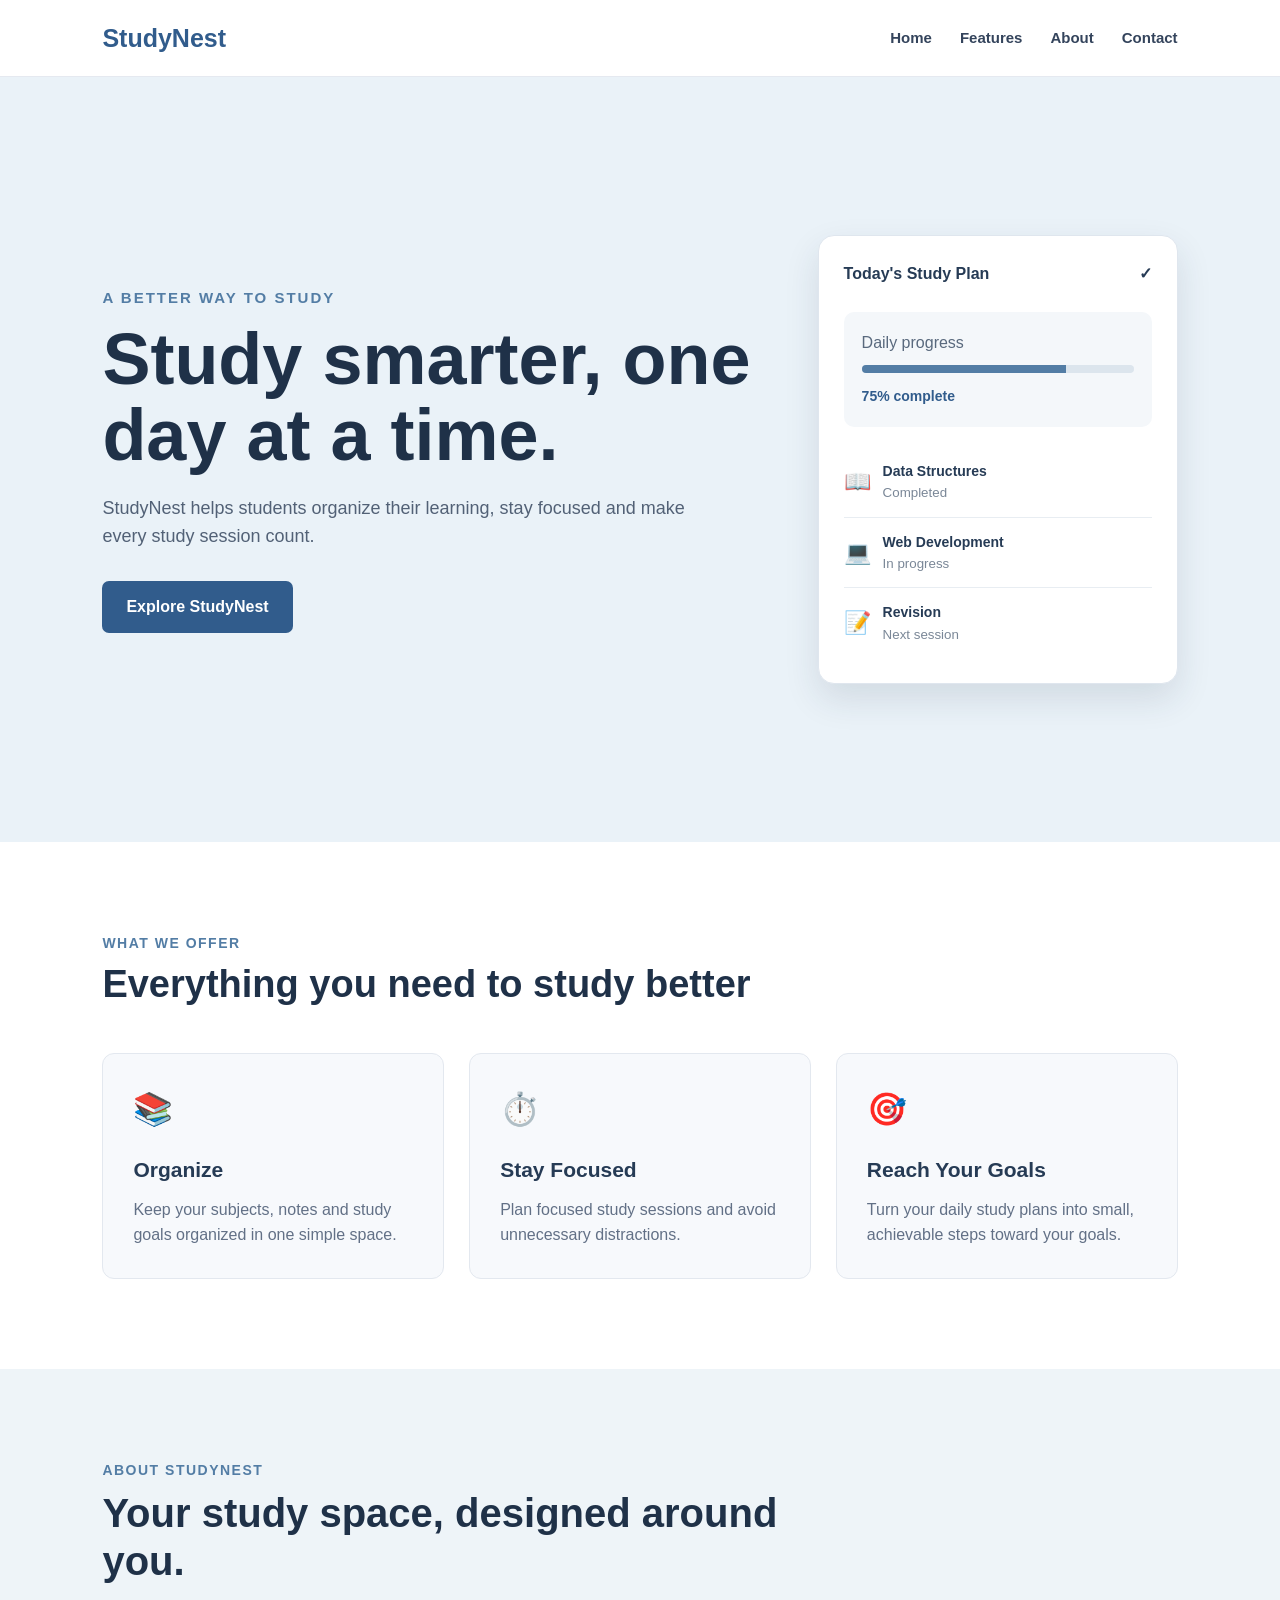
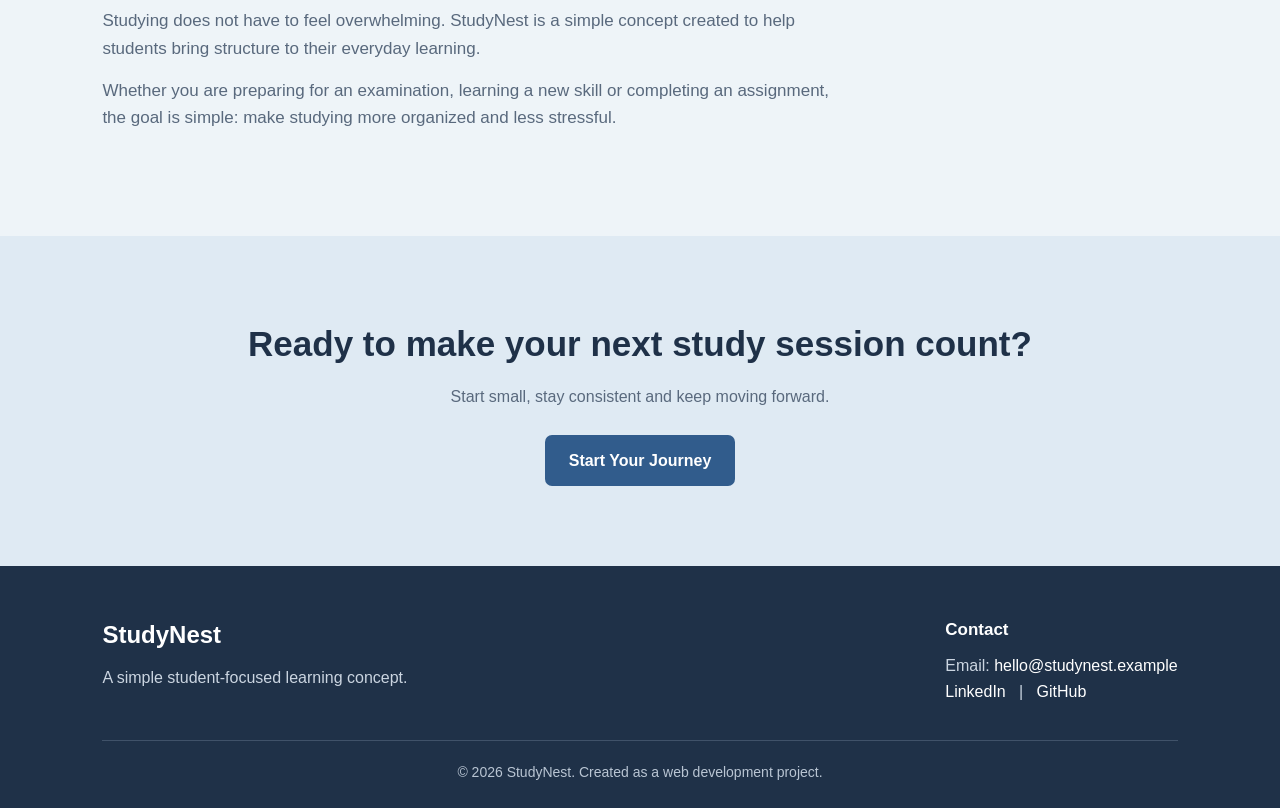
<file: index.html>
<!DOCTYPE html>
<html lang="en">

<head>
    <meta charset="UTF-8">
    <meta name="viewport" content="width=device-width, initial-scale=1.0">

    <title>StudyNest | Learn Smarter</title>

    <link rel="stylesheet" href="style.css">
</head>

<body>

    <!-- Navigation -->
    <header class="navbar">
        <div class="logo">StudyNest</div>

        <nav>
            <a href="#home">Home</a>
            <a href="#features">Features</a>
            <a href="#about">About</a>
            <a href="#contact">Contact</a>
        </nav>
    </header>


    <!-- Hero Section -->
    <section class="hero" id="home">

        <div class="hero-content">

            <p class="small-heading">A better way to study</p>

            <h1>
                Study smarter,
                one day at a time.
            </h1>

            <p class="hero-text">
                StudyNest helps students organize their learning,
                stay focused and make every study session count.
            </p>

            <a href="#features" class="cta-button">
                Explore StudyNest
            </a>

        </div>


        <!-- Study Dashboard -->
        <div class="study-card">

            <div class="card-top">
                <span>Today's Study Plan</span>
                <span>✓</span>
            </div>

            <div class="progress-area">

                <p>Daily progress</p>

                <div class="progress-bar">
                    <div class="progress"></div>
                </div>

                <strong>75% complete</strong>

            </div>


            <div class="study-list">

                <div class="study-item">
                    <span>📖</span>

                    <div>
                        <strong>Data Structures</strong>
                        <small>Completed</small>
                    </div>
                </div>


                <div class="study-item">
                    <span>💻</span>

                    <div>
                        <strong>Web Development</strong>
                        <small>In progress</small>
                    </div>
                </div>


                <div class="study-item">
                    <span>📝</span>

                    <div>
                        <strong>Revision</strong>
                        <small>Next session</small>
                    </div>
                </div>

            </div>

        </div>

    </section>


    <!-- Features Section -->
    <section class="features" id="features">

        <div class="section-heading">

            <p>WHAT WE OFFER</p>

            <h2>
                Everything you need to study better
            </h2>

        </div>


        <div class="feature-container">

            <div class="feature-card">

                <div class="feature-icon">📚</div>

                <h3>Organize</h3>

                <p>
                    Keep your subjects, notes and study goals
                    organized in one simple space.
                </p>

            </div>


            <div class="feature-card">

                <div class="feature-icon">⏱️</div>

                <h3>Stay Focused</h3>

                <p>
                    Plan focused study sessions and avoid
                    unnecessary distractions.
                </p>

            </div>


            <div class="feature-card">

                <div class="feature-icon">🎯</div>

                <h3>Reach Your Goals</h3>

                <p>
                    Turn your daily study plans into small,
                    achievable steps toward your goals.
                </p>

            </div>

        </div>

    </section>


    <!-- About Section -->
    <section class="about" id="about">

        <div class="about-content">

            <p class="section-label">
                ABOUT STUDYNEST
            </p>

            <h2>
                Your study space,
                designed around you.
            </h2>

            <p>
                Studying does not have to feel overwhelming.
                StudyNest is a simple concept created to help
                students bring structure to their everyday
                learning.
            </p>

            <p>
                Whether you are preparing for an examination,
                learning a new skill or completing an assignment,
                the goal is simple: make studying more organized
                and less stressful.
            </p>

        </div>

    </section>


    <!-- Call To Action Section -->
    <section class="join-section">

        <h2>
            Ready to make your next study session count?
        </h2>

        <p>
            Start small, stay consistent and keep moving forward.
        </p>

        <a href="#contact" class="cta-button">
            Start Your Journey
        </a>

    </section>


    <!-- Footer -->
    <footer id="contact">

        <div class="footer-content">

            <div>

                <h3>StudyNest</h3>

                <p>
                    A simple student-focused learning concept.
                </p>

            </div>


            <div>

                <h4>Contact</h4>

                <p>
                    Email:
                    <a href="mailto:hello@studynest.example">
                        hello@studynest.example
                    </a>
                </p>

                <p>
                    <a href="#">LinkedIn</a>
                    &nbsp; | &nbsp;
                    <a href="#">GitHub</a>
                </p>

            </div>

        </div>


        <p class="copyright">
            © 2026 StudyNest. Created as a web development project.
        </p>

    </footer>

</body>

</html>
</file>
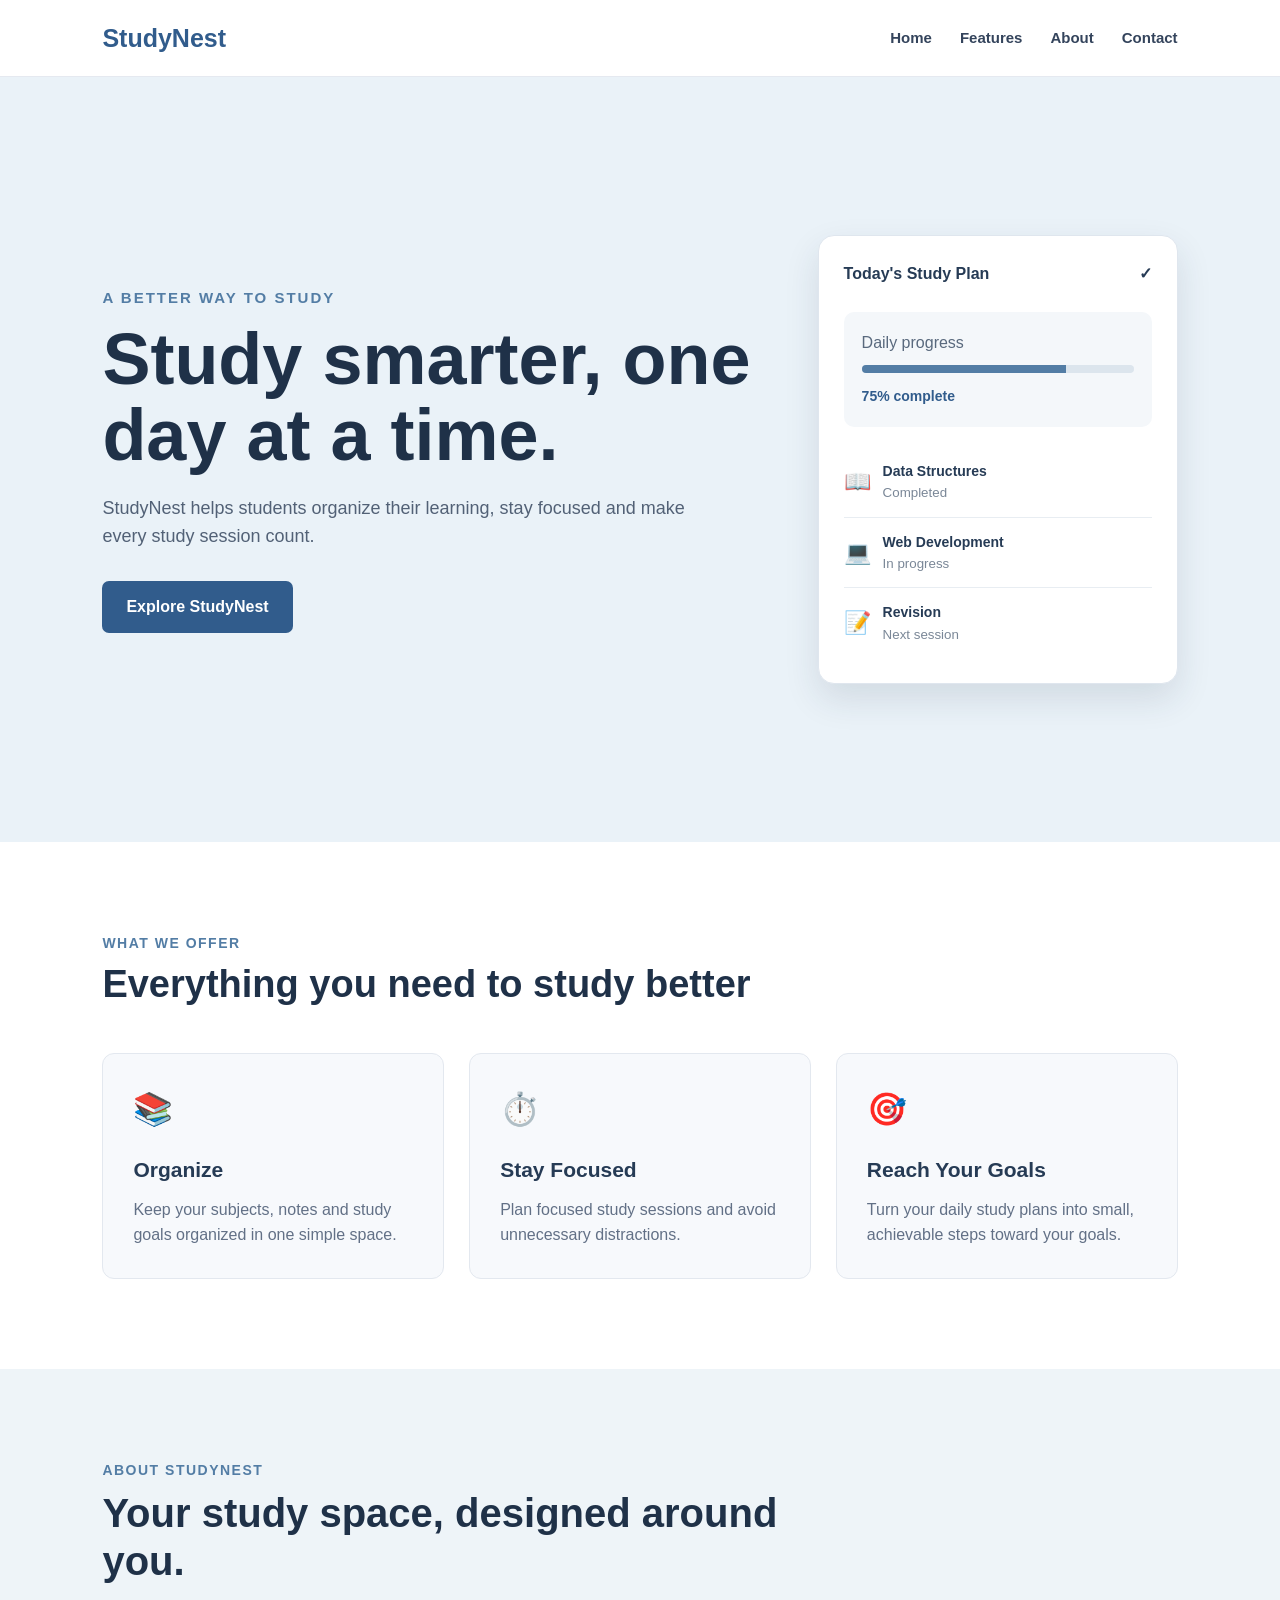
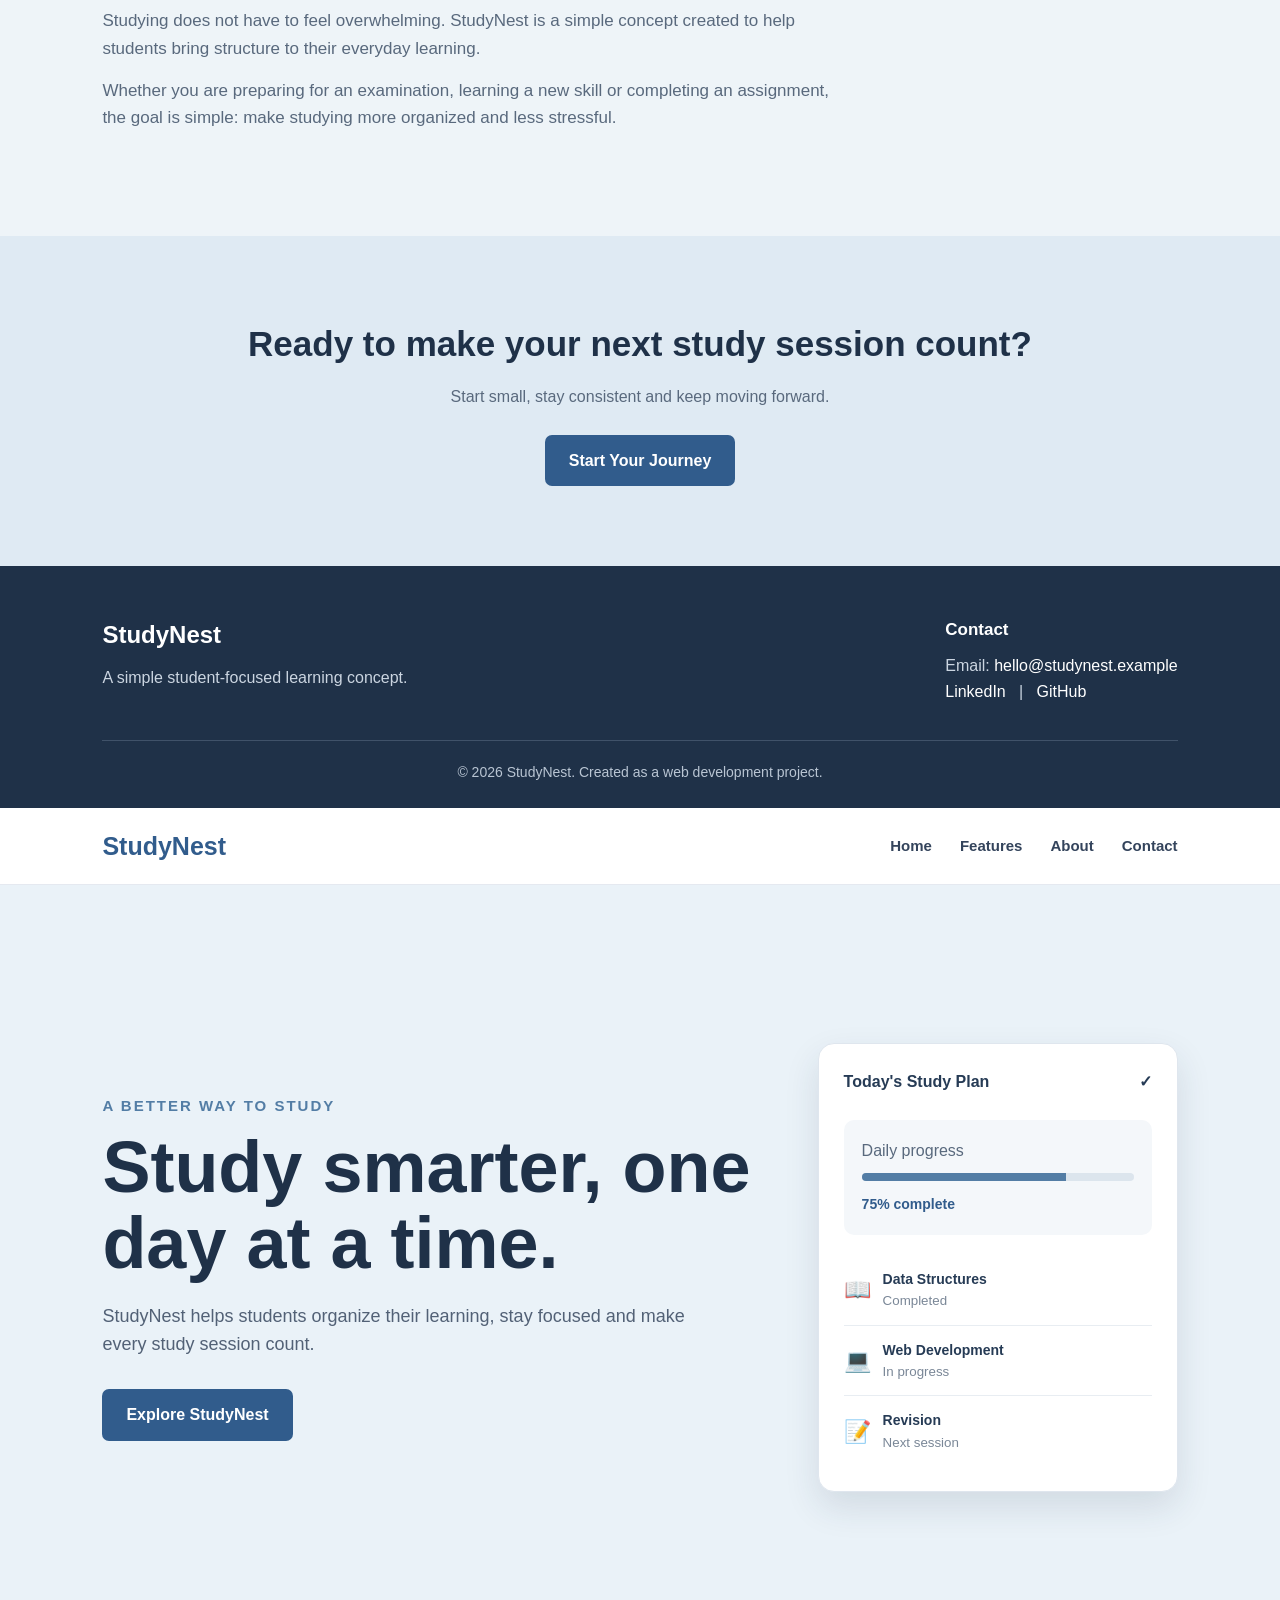
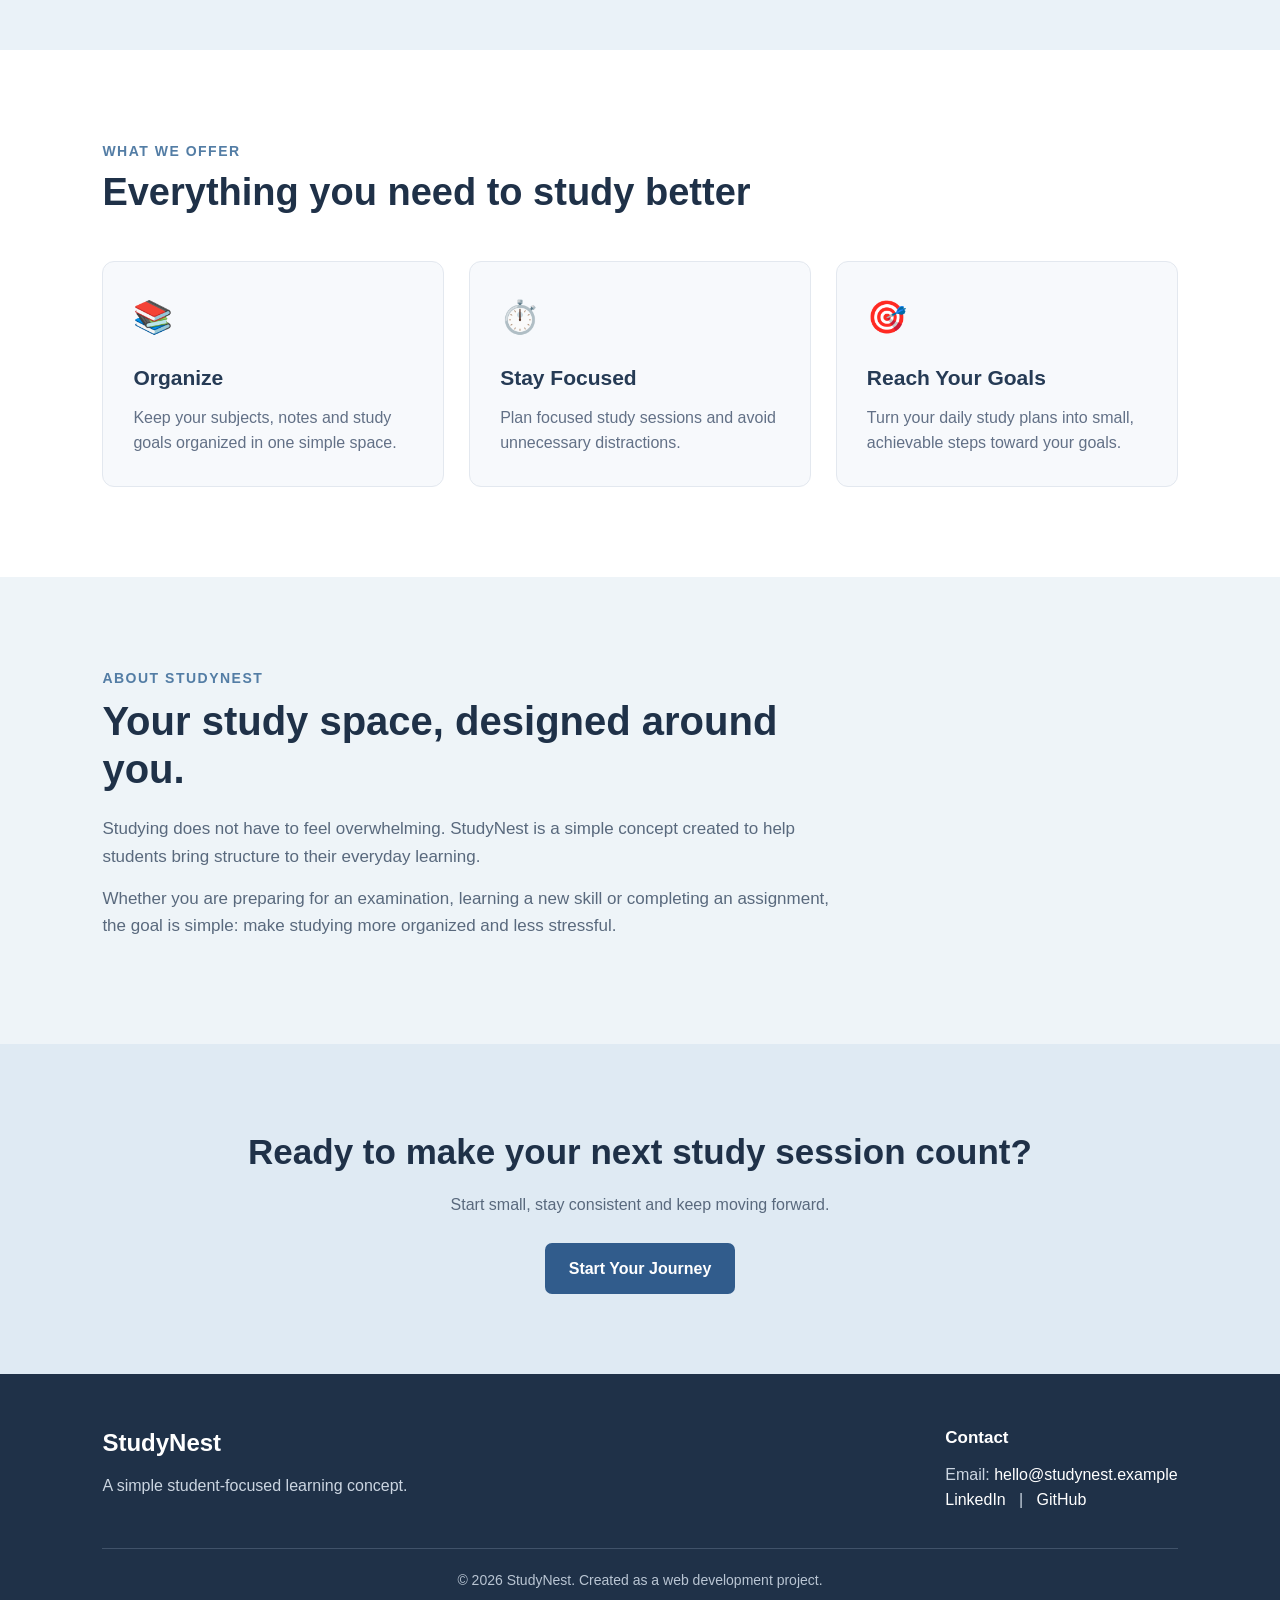
<file: OIBSIP/webDev-L1-LandingPage/index.html>
<!DOCTYPE html>
<html lang="en">

<head>
    <meta charset="UTF-8">
    <meta name="viewport" content="width=device-width, initial-scale=1.0">

    <title>StudyNest | Learn Smarter</title>

    <link rel="stylesheet" href="style.css">
</head>

<body>

    <!-- Navigation -->
    <header class="navbar">
        <div class="logo">StudyNest</div>

        <nav>
            <a href="#home">Home</a>
            <a href="#features">Features</a>
            <a href="#about">About</a>
            <a href="#contact">Contact</a>
        </nav>
    </header>


    <!-- Hero Section -->
    <section class="hero" id="home">

        <div class="hero-content">

            <p class="small-heading">A better way to study</p>

            <h1>
                Study smarter,
                one day at a time.
            </h1>

            <p class="hero-text">
                StudyNest helps students organize their learning,
                stay focused and make every study session count.
            </p>

            <a href="#features" class="cta-button">
                Explore StudyNest
            </a>

        </div>


        <!-- Study Dashboard -->
        <div class="study-card">

            <div class="card-top">
                <span>Today's Study Plan</span>
                <span>✓</span>
            </div>

            <div class="progress-area">

                <p>Daily progress</p>

                <div class="progress-bar">
                    <div class="progress"></div>
                </div>

                <strong>75% complete</strong>

            </div>


            <div class="study-list">

                <div class="study-item">
                    <span>📖</span>

                    <div>
                        <strong>Data Structures</strong>
                        <small>Completed</small>
                    </div>
                </div>


                <div class="study-item">
                    <span>💻</span>

                    <div>
                        <strong>Web Development</strong>
                        <small>In progress</small>
                    </div>
                </div>


                <div class="study-item">
                    <span>📝</span>

                    <div>
                        <strong>Revision</strong>
                        <small>Next session</small>
                    </div>
                </div>

            </div>

        </div>

    </section>


    <!-- Features Section -->
    <section class="features" id="features">

        <div class="section-heading">

            <p>WHAT WE OFFER</p>

            <h2>
                Everything you need to study better
            </h2>

        </div>


        <div class="feature-container">

            <div class="feature-card">

                <div class="feature-icon">📚</div>

                <h3>Organize</h3>

                <p>
                    Keep your subjects, notes and study goals
                    organized in one simple space.
                </p>

            </div>


            <div class="feature-card">

                <div class="feature-icon">⏱️</div>

                <h3>Stay Focused</h3>

                <p>
                    Plan focused study sessions and avoid
                    unnecessary distractions.
                </p>

            </div>


            <div class="feature-card">

                <div class="feature-icon">🎯</div>

                <h3>Reach Your Goals</h3>

                <p>
                    Turn your daily study plans into small,
                    achievable steps toward your goals.
                </p>

            </div>

        </div>

    </section>


    <!-- About Section -->
    <section class="about" id="about">

        <div class="about-content">

            <p class="section-label">
                ABOUT STUDYNEST
            </p>

            <h2>
                Your study space,
                designed around you.
            </h2>

            <p>
                Studying does not have to feel overwhelming.
                StudyNest is a simple concept created to help
                students bring structure to their everyday
                learning.
            </p>

            <p>
                Whether you are preparing for an examination,
                learning a new skill or completing an assignment,
                the goal is simple: make studying more organized
                and less stressful.
            </p>

        </div>

    </section>


    <!-- Call To Action Section -->
    <section class="join-section">

        <h2>
            Ready to make your next study session count?
        </h2>

        <p>
            Start small, stay consistent and keep moving forward.
        </p>

        <a href="#contact" class="cta-button">
            Start Your Journey
        </a>

    </section>


    <!-- Footer -->
    <footer id="contact">

        <div class="footer-content">

            <div>

                <h3>StudyNest</h3>

                <p>
                    A simple student-focused learning concept.
                </p>

            </div>


            <div>

                <h4>Contact</h4>

                <p>
                    Email:
                    <a href="mailto:hello@studynest.example">
                        hello@studynest.example
                    </a>
                </p>

                <p>
                    <a href="#">LinkedIn</a>
                    &nbsp; | &nbsp;
                    <a href="#">GitHub</a>
                </p>

            </div>

        </div>


        <p class="copyright">
            © 2026 StudyNest. Created as a web development project.
        </p>

    </footer>

</body>

</html>
<!DOCTYPE html>
<html lang="en">

<head>
    <meta charset="UTF-8">
    <meta name="viewport" content="width=device-width, initial-scale=1.0">

    <title>StudyNest | Learn Smarter</title>

    <link rel="stylesheet" href="style.css">
</head>

<body>

    <!-- Navigation -->
    <header class="navbar">
        <div class="logo">StudyNest</div>

        <nav>
            <a href="#home">Home</a>
            <a href="#features">Features</a>
            <a href="#about">About</a>
            <a href="#contact">Contact</a>
        </nav>
    </header>


    <!-- Hero Section -->
    <section class="hero" id="home">

        <div class="hero-content">

            <p class="small-heading">A better way to study</p>

            <h1>
                Study smarter,
                one day at a time.
            </h1>

            <p class="hero-text">
                StudyNest helps students organize their learning,
                stay focused and make every study session count.
            </p>

            <a href="#features" class="cta-button">
                Explore StudyNest
            </a>

        </div>


        <!-- Study Dashboard -->
        <div class="study-card">

            <div class="card-top">
                <span>Today's Study Plan</span>
                <span>✓</span>
            </div>

            <div class="progress-area">

                <p>Daily progress</p>

                <div class="progress-bar">
                    <div class="progress"></div>
                </div>

                <strong>75% complete</strong>

            </div>


            <div class="study-list">

                <div class="study-item">
                    <span>📖</span>

                    <div>
                        <strong>Data Structures</strong>
                        <small>Completed</small>
                    </div>
                </div>


                <div class="study-item">
                    <span>💻</span>

                    <div>
                        <strong>Web Development</strong>
                        <small>In progress</small>
                    </div>
                </div>


                <div class="study-item">
                    <span>📝</span>

                    <div>
                        <strong>Revision</strong>
                        <small>Next session</small>
                    </div>
                </div>

            </div>

        </div>

    </section>


    <!-- Features Section -->
    <section class="features" id="features">

        <div class="section-heading">

            <p>WHAT WE OFFER</p>

            <h2>
                Everything you need to study better
            </h2>

        </div>


        <div class="feature-container">

            <div class="feature-card">

                <div class="feature-icon">📚</div>

                <h3>Organize</h3>

                <p>
                    Keep your subjects, notes and study goals
                    organized in one simple space.
                </p>

            </div>


            <div class="feature-card">

                <div class="feature-icon">⏱️</div>

                <h3>Stay Focused</h3>

                <p>
                    Plan focused study sessions and avoid
                    unnecessary distractions.
                </p>

            </div>


            <div class="feature-card">

                <div class="feature-icon">🎯</div>

                <h3>Reach Your Goals</h3>

                <p>
                    Turn your daily study plans into small,
                    achievable steps toward your goals.
                </p>

            </div>

        </div>

    </section>


    <!-- About Section -->
    <section class="about" id="about">

        <div class="about-content">

            <p class="section-label">
                ABOUT STUDYNEST
            </p>

            <h2>
                Your study space,
                designed around you.
            </h2>

            <p>
                Studying does not have to feel overwhelming.
                StudyNest is a simple concept created to help
                students bring structure to their everyday
                learning.
            </p>

            <p>
                Whether you are preparing for an examination,
                learning a new skill or completing an assignment,
                the goal is simple: make studying more organized
                and less stressful.
            </p>

        </div>

    </section>


    <!-- Call To Action Section -->
    <section class="join-section">

        <h2>
            Ready to make your next study session count?
        </h2>

        <p>
            Start small, stay consistent and keep moving forward.
        </p>

        <a href="#contact" class="cta-button">
            Start Your Journey
        </a>

    </section>


    <!-- Footer -->
    <footer id="contact">

        <div class="footer-content">

            <div>

                <h3>StudyNest</h3>

                <p>
                    A simple student-focused learning concept.
                </p>

            </div>


            <div>

                <h4>Contact</h4>

                <p>
                    Email:
                    <a href="mailto:hello@studynest.example">
                        hello@studynest.example
                    </a>
                </p>

                <p>
                    <a href="#">LinkedIn</a>
                    &nbsp; | &nbsp;
                    <a href="#">GitHub</a>
                </p>

            </div>

        </div>


        <p class="copyright">
            © 2026 StudyNest. Created as a web development project.
        </p>

    </footer>

</body>

</html>
</file>
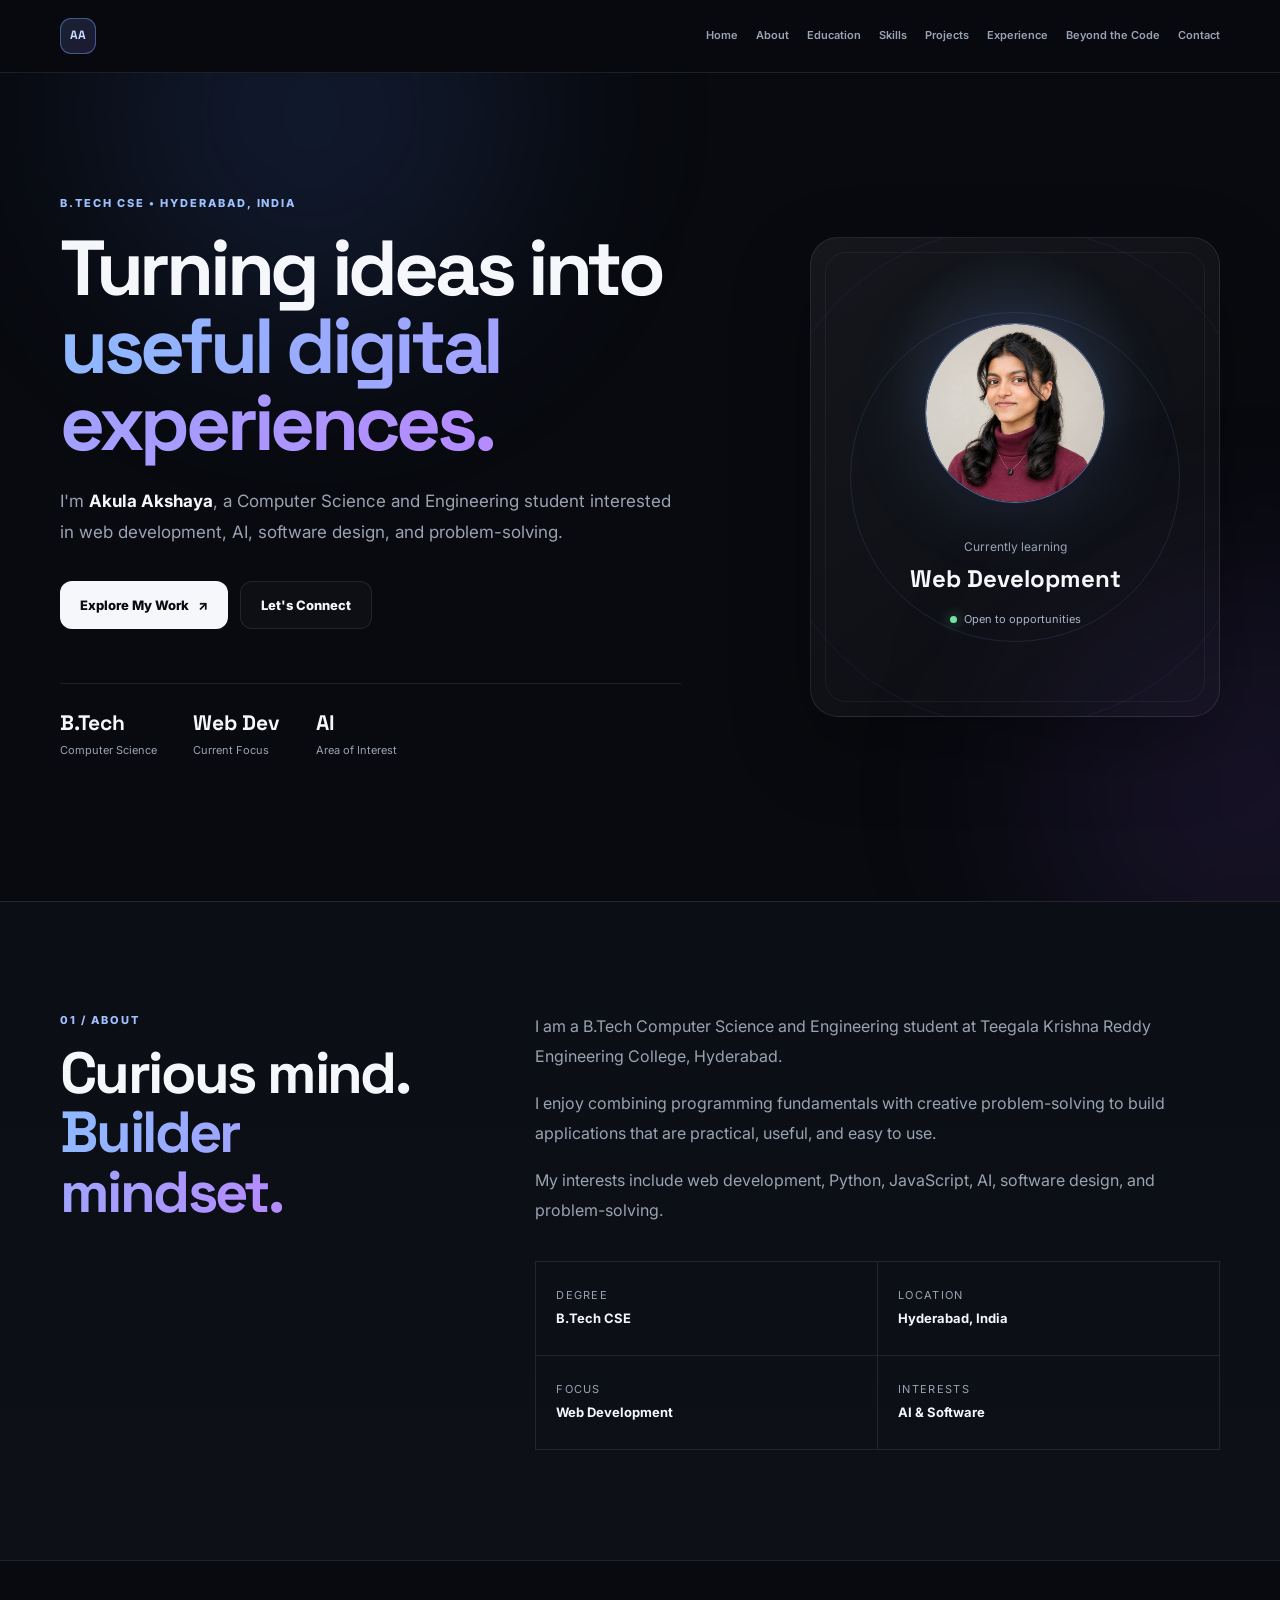
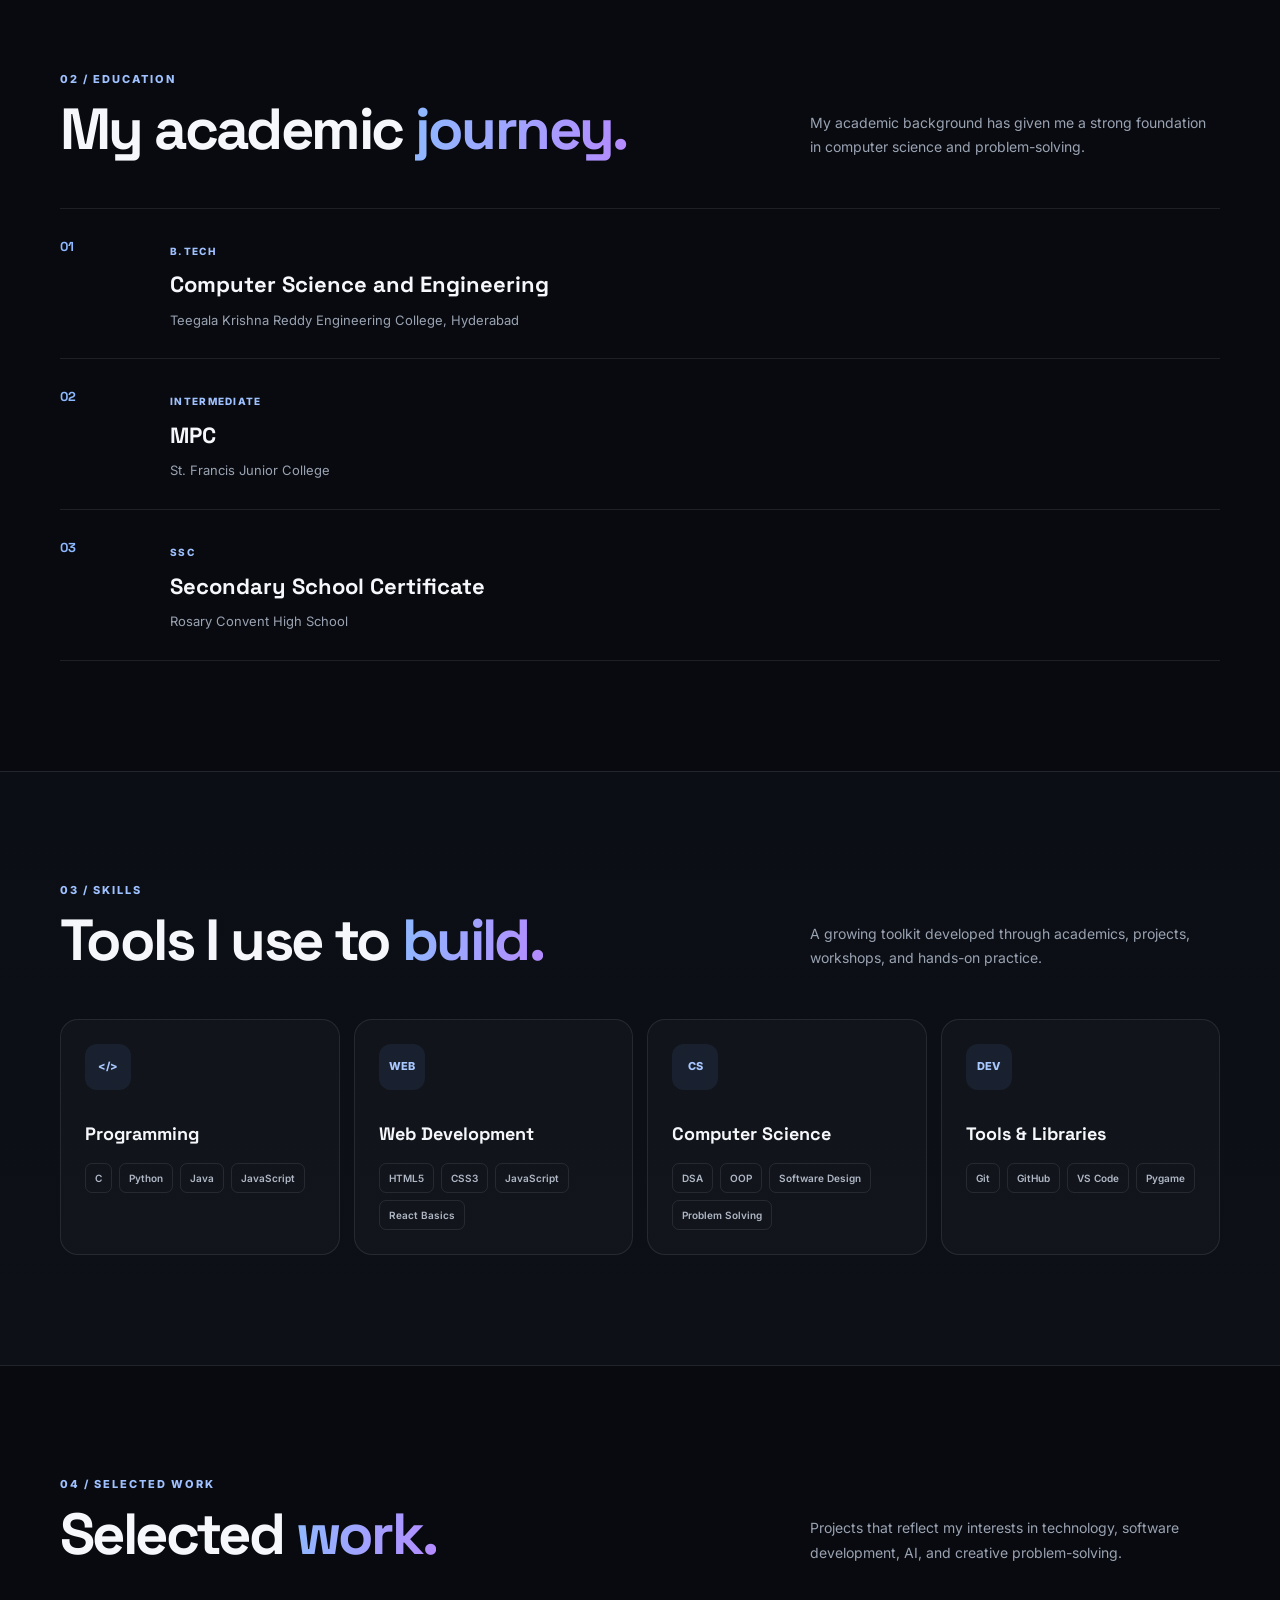
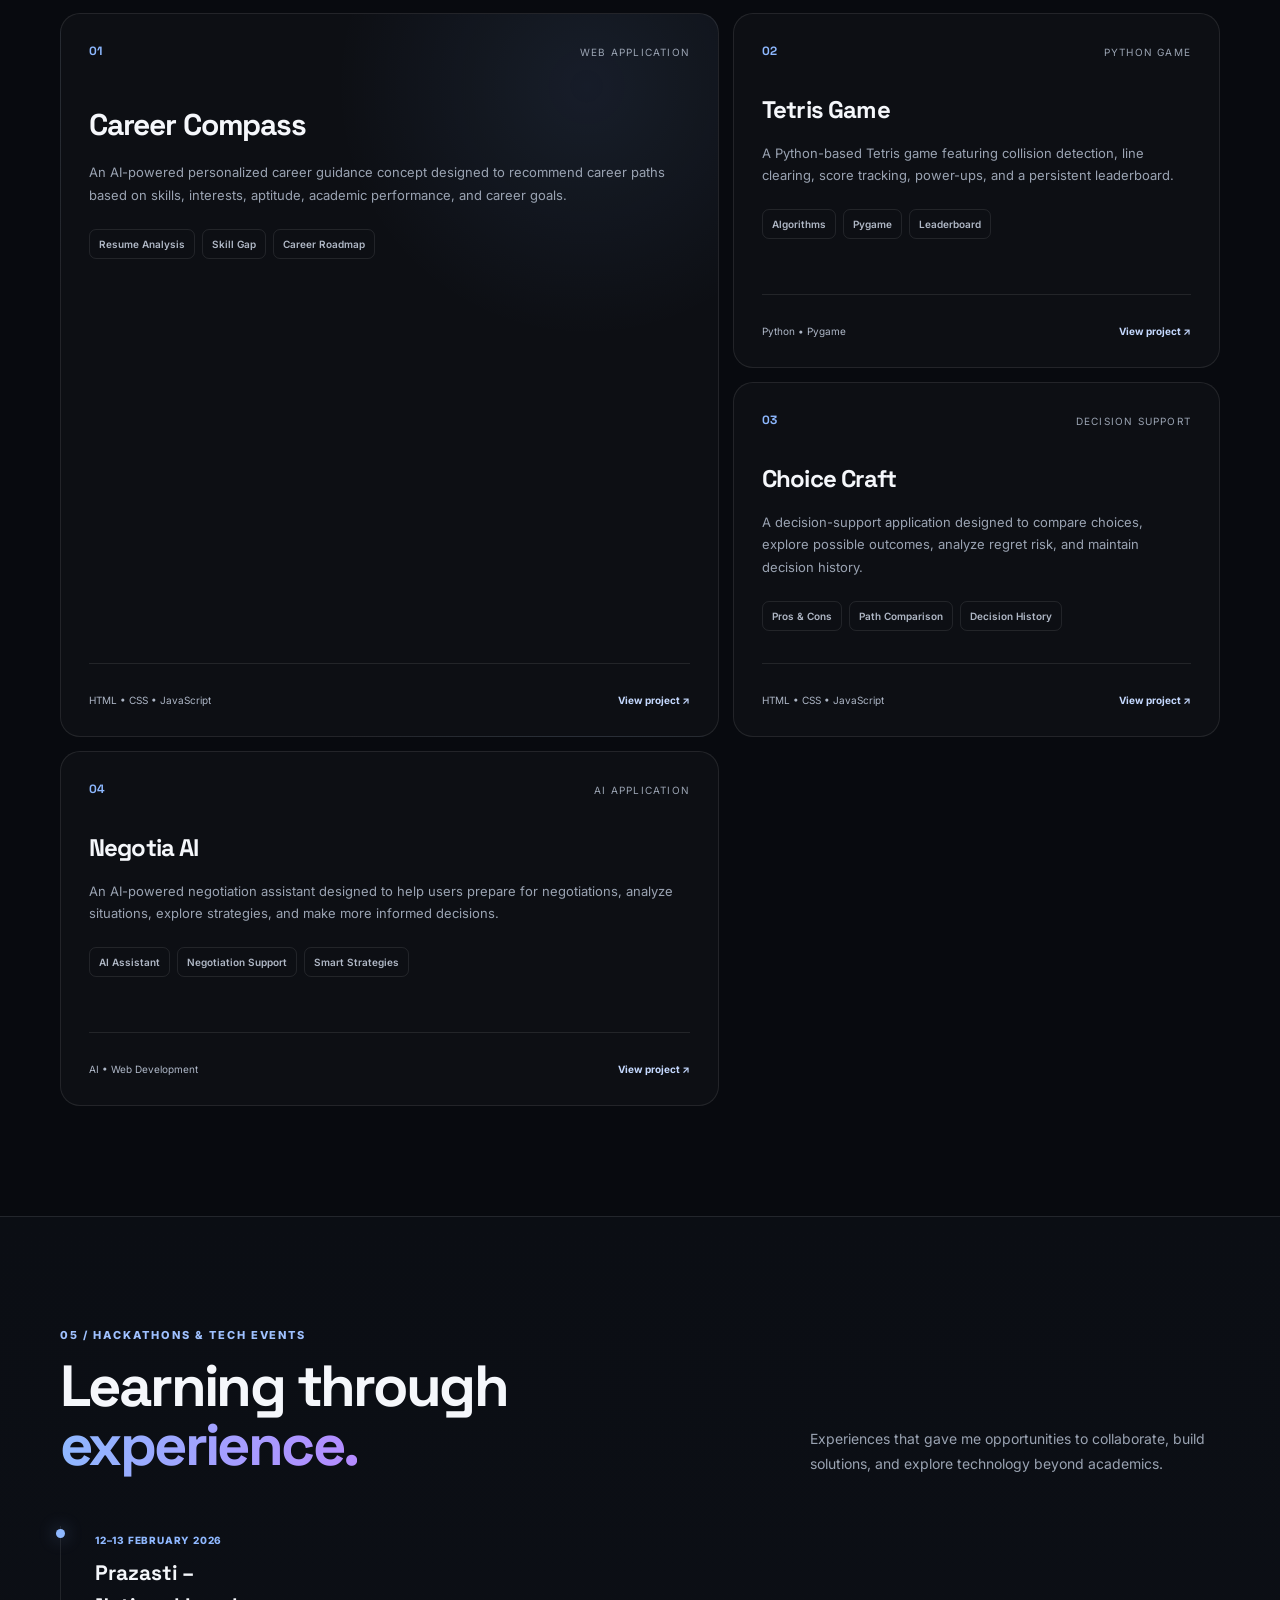
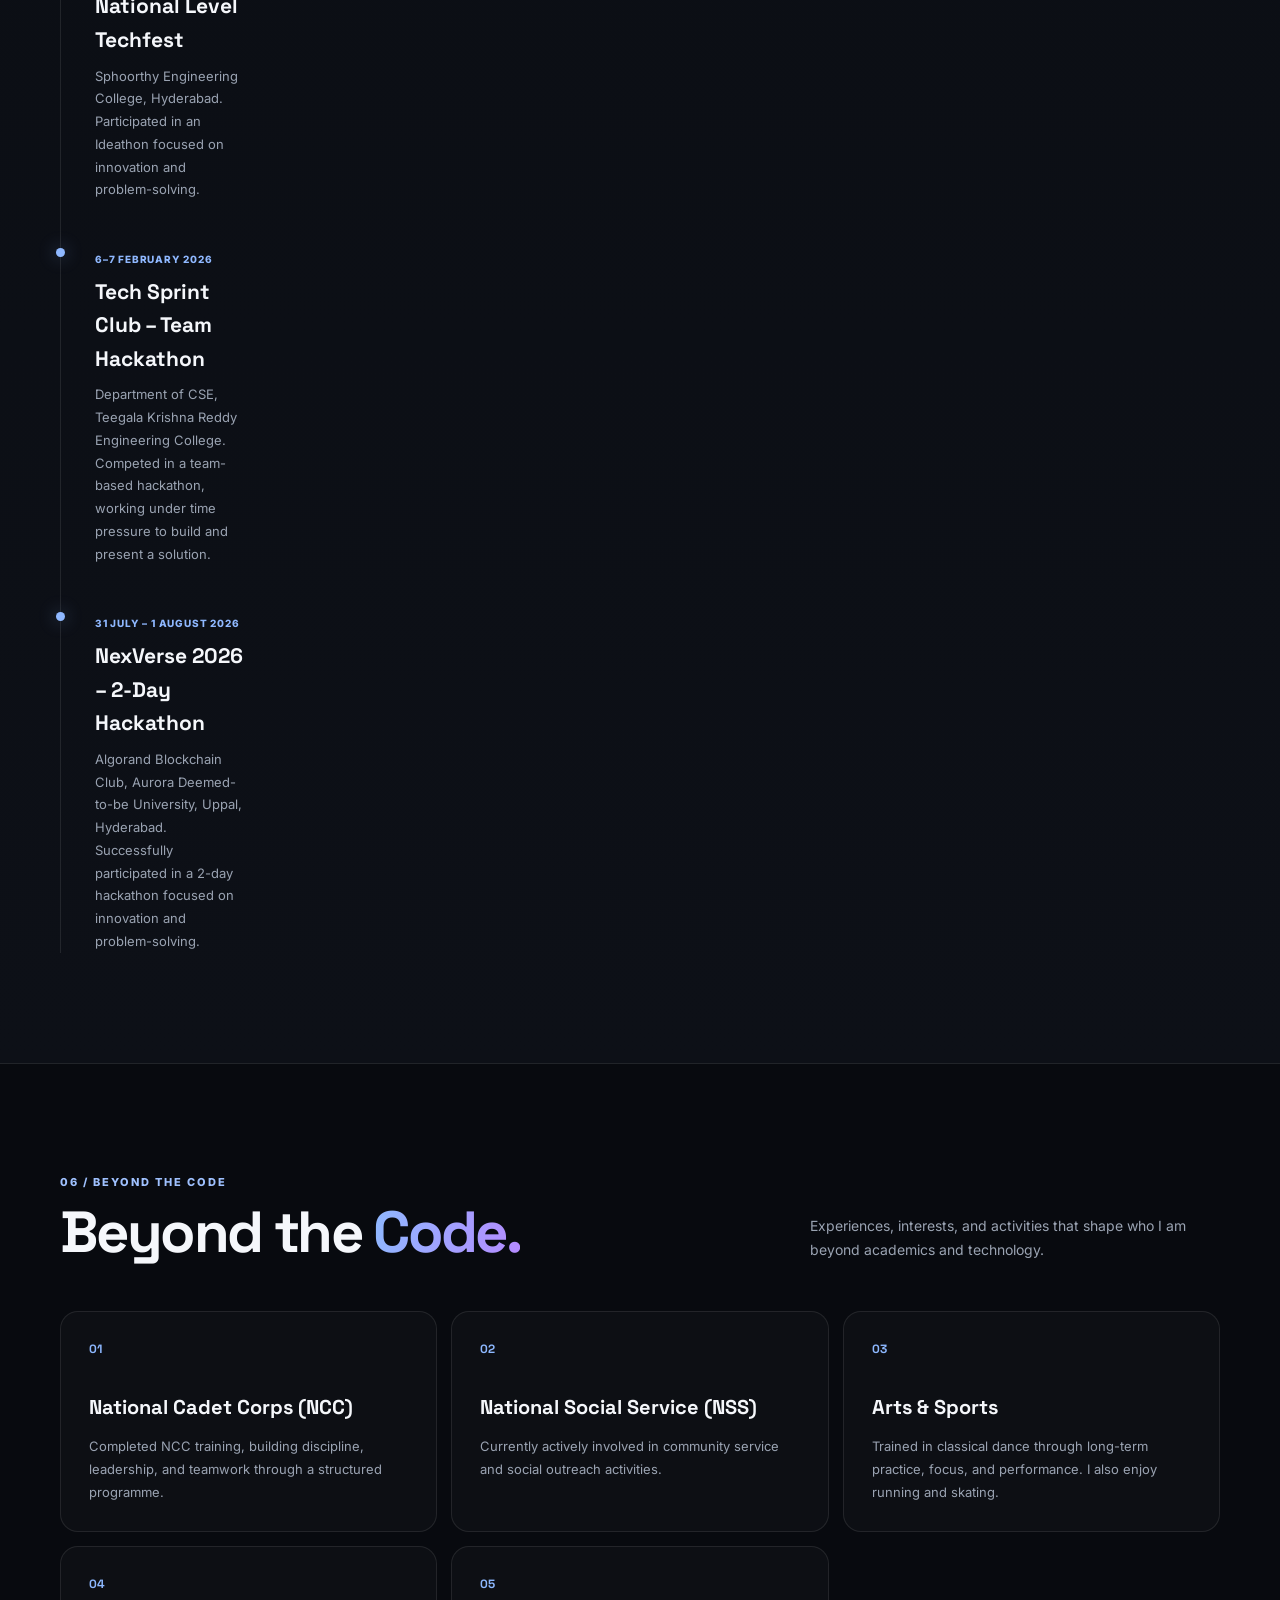
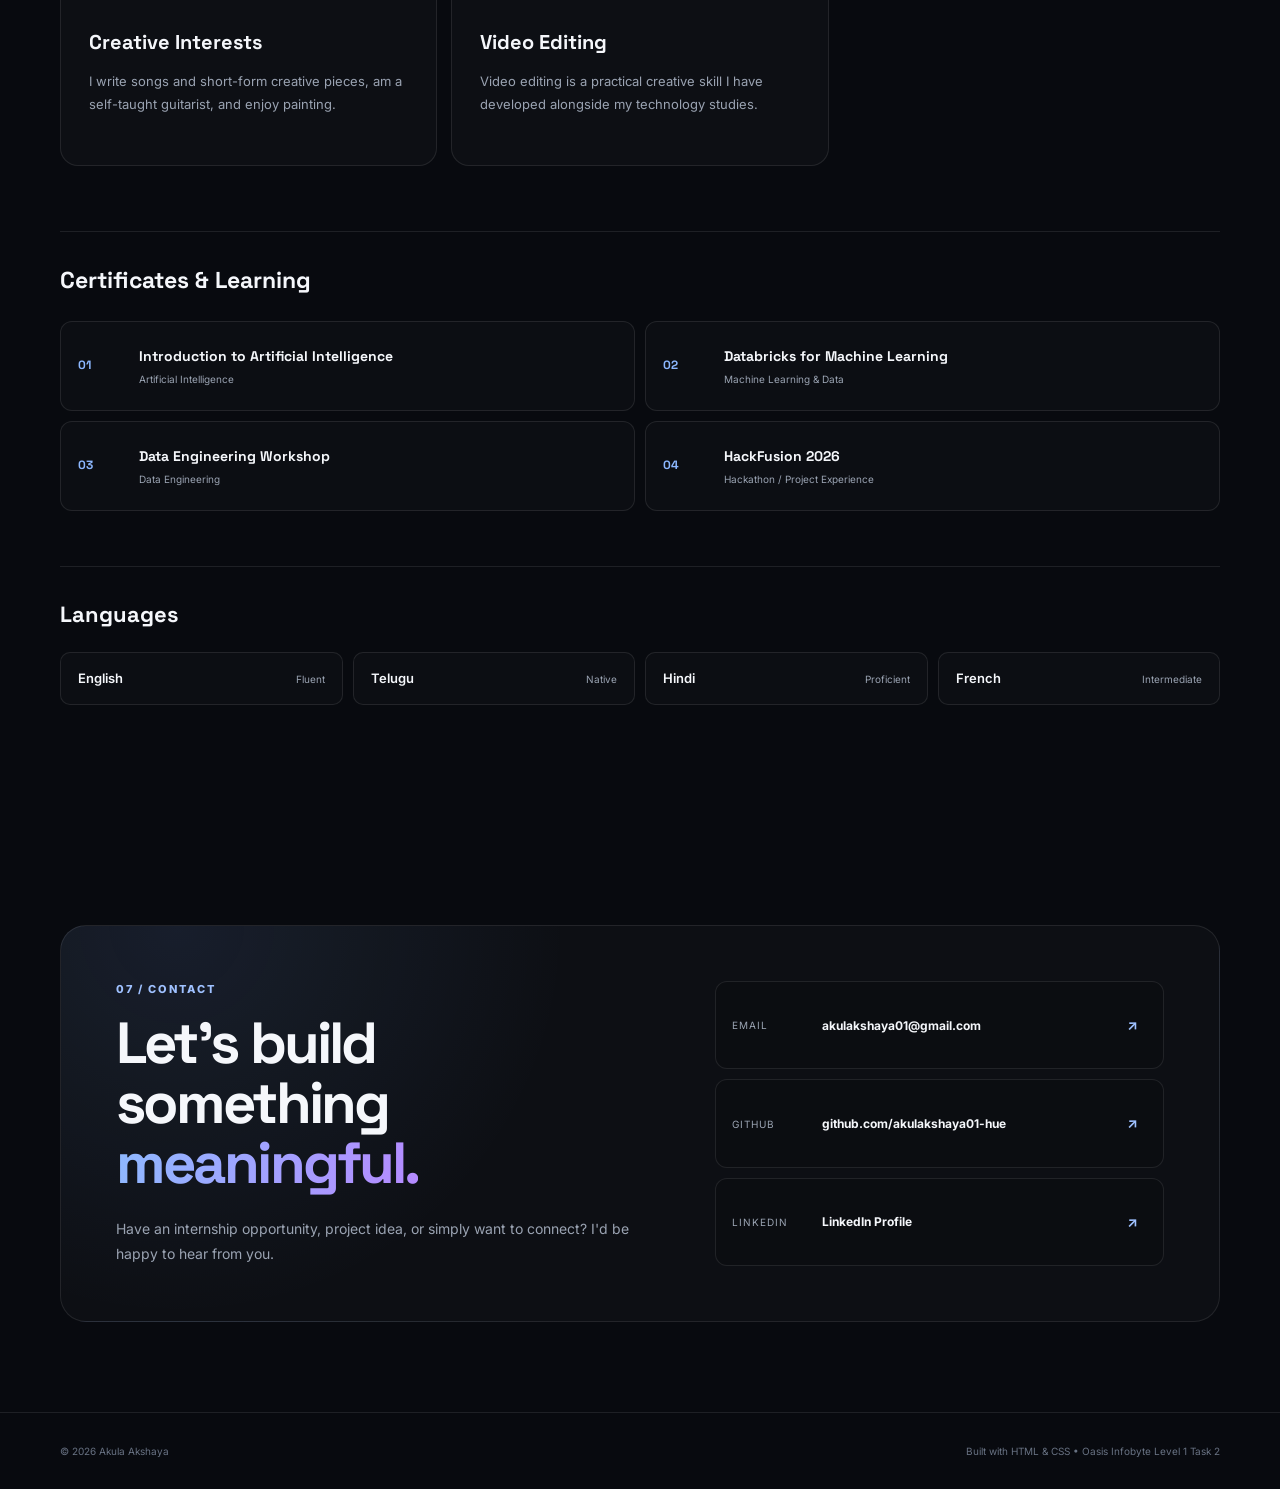
<file: OIBSIP/webDev-L1-Portfolio/index.html>
<!DOCTYPE html>
<html lang="en">

<head>
  <meta charset="UTF-8">
  <meta name="viewport" content="width=device-width, initial-scale=1.0">

  <meta
    name="description"
    content="Portfolio of Akula Akshaya - B.Tech Computer Science student and aspiring web developer."
  >

  <title>Akula Akshaya | Portfolio</title>

  <!-- Google Fonts -->
  <link rel="preconnect" href="https://fonts.googleapis.com">
  <link rel="preconnect" href="https://fonts.gstatic.com" crossorigin>

  <link
    href="https://fonts.googleapis.com/css2?family=Inter:wght@400;500;600;700;800&family=Space+Grotesk:wght@500;600;700&display=swap"
    rel="stylesheet"
  >

  <link rel="stylesheet" href="style.css">
</head>

<body>

  <!-- ================= NAVBAR ================= -->

  <header class="site-header">

    <nav class="navbar container">

      <a href="#home" class="brand">

        <span class="brand-mark">AA</span>

      </a>


      <div class="nav-links">

        <a href="#home">Home</a>

        <a href="#about">About</a>

        <a href="#education">Education</a>

        <a href="#skills">Skills</a>

        <a href="#projects">Projects</a>

        <a href="#experience">Experience</a>

        <a href="#highlights">Beyond the Code</a>

        <a href="#contact">Contact</a>

      </div>

    </nav>

  </header>


  <main>

    <!-- ================= HERO ================= -->

    <section id="home" class="hero section">

      <div class="hero-glow glow-one"></div>
      <div class="hero-glow glow-two"></div>


      <div class="container hero-grid">


        <div class="hero-copy">

          <p class="eyebrow">
            B.Tech CSE • Hyderabad, India
          </p>


          <h1>

            Turning ideas into

            <span>
              useful digital experiences.
            </span>

          </h1>


          <p class="hero-text">

            I'm <strong>Akula Akshaya</strong>, a Computer Science
            and Engineering student interested in web development,
            AI, software design, and problem-solving.

          </p>


          <div class="hero-actions">

            <a href="#projects" class="btn btn-primary">

              Explore My Work

              <span>↗</span>

            </a>


            <a href="#contact" class="btn btn-secondary">

              Let's Connect

            </a>

          </div>


          <div class="quick-stats">


            <div>

              <strong>B.Tech</strong>

              <span>
                Computer Science
              </span>

            </div>


            <div>

              <strong>Web Dev</strong>

              <span>
                Current Focus
              </span>

            </div>


            <div>

              <strong>AI</strong>

              <span>
                Area of Interest
              </span>

            </div>


          </div>

        </div>


        <!-- PROFILE -->

        <div class="profile-card">

          <div class="profile-orbit orbit-one"></div>

          <div class="profile-orbit orbit-two"></div>


          <div class="profile-avatar">

            <!-- Put your photo in this folder as profile.jpg -->

            <img
              src="profile.png"
              alt="Akula Akshaya"
            >

          </div>


          <div class="profile-card-content">

            <p>
              Currently learning
            </p>

            <h2>
              Web Development
            </h2>

            <span class="status">

              <i></i>

              Open to opportunities

            </span>

          </div>

        </div>

      </div>

    </section>


    <!-- ================= ABOUT ================= -->

    <section id="about" class="section section-alt">

      <div class="container section-grid">


        <div>

          <p class="section-label">
            01 / About
          </p>


          <h2 class="section-title">

            Curious mind.

            <br>

            <span>
              Builder mindset.
            </span>

          </h2>

        </div>


        <div class="about-copy">

          <p>

            I am a B.Tech Computer Science and Engineering
            student at Teegala Krishna Reddy Engineering College,
            Hyderabad.

          </p>


          <p>

            I enjoy combining programming fundamentals with
            creative problem-solving to build applications that
            are practical, useful, and easy to use.

          </p>


          <p>

            My interests include web development, Python,
            JavaScript, AI, software design, and problem-solving.

          </p>


          <div class="about-facts">


            <div class="fact">

              <span>
                Degree
              </span>

              <strong>
                B.Tech CSE
              </strong>

            </div>


            <div class="fact">

              <span>
                Location
              </span>

              <strong>
                Hyderabad, India
              </strong>

            </div>


            <div class="fact">

              <span>
                Focus
              </span>

              <strong>
                Web Development
              </strong>

            </div>


            <div class="fact">

              <span>
                Interests
              </span>

              <strong>
                AI & Software
              </strong>

            </div>

          </div>

        </div>

      </div>

    </section>


    <!-- ================= EDUCATION ================= -->

    <section id="education" class="section">

      <div class="container">

        <p class="section-label">
          02 / Education
        </p>


        <div class="section-heading-row">

          <h2 class="section-title">

            My academic

            <span>
              journey.
            </span>

          </h2>


          <p class="section-intro">

            My academic background has given me a strong
            foundation in computer science and problem-solving.

          </p>

        </div>


        <div class="education-list">


          <article class="education-item">

            <div class="education-number">
              01
            </div>


            <div class="education-content">

              <span class="education-level">
                B.Tech
              </span>


              <h3>
                Computer Science and Engineering
              </h3>


              <p>
                Teegala Krishna Reddy Engineering College,
                Hyderabad
              </p>

            </div>

          </article>


          <article class="education-item">

            <div class="education-number">
              02
            </div>


            <div class="education-content">

              <span class="education-level">
                Intermediate
              </span>


              <h3>
                MPC
              </h3>


              <p>
                St. Francis Junior College
              </p>

            </div>

          </article>


          <article class="education-item">

            <div class="education-number">
              03
            </div>


            <div class="education-content">

              <span class="education-level">
                SSC
              </span>


              <h3>
                Secondary School Certificate
              </h3>


              <p>
                Rosary Convent High School
              </p>

            </div>

          </article>


        </div>

      </div>

    </section>


    <!-- ================= SKILLS ================= -->

    <section id="skills" class="section section-alt">

      <div class="container">


        <p class="section-label">
          03 / Skills
        </p>


        <div class="section-heading-row">

          <h2 class="section-title">

            Tools I use to

            <span>
              build.
            </span>

          </h2>


          <p class="section-intro">

            A growing toolkit developed through academics,
            projects, workshops, and hands-on practice.

          </p>

        </div>


        <div class="skills-grid">


          <article class="skill-card">

            <div class="skill-icon">
              &lt;/&gt;
            </div>


            <h3>
              Programming
            </h3>


            <div class="tags">

              <span>C</span>

              <span>Python</span>

              <span>Java</span>

              <span>JavaScript</span>

            </div>

          </article>


          <article class="skill-card">

            <div class="skill-icon">
              WEB
            </div>


            <h3>
              Web Development
            </h3>


            <div class="tags">

              <span>HTML5</span>

              <span>CSS3</span>

              <span>JavaScript</span>

              <span>React Basics</span>

            </div>

          </article>


          <article class="skill-card">

            <div class="skill-icon">
              CS
            </div>


            <h3>
              Computer Science
            </h3>


            <div class="tags">

              <span>DSA</span>

              <span>OOP</span>

              <span>Software Design</span>

              <span>Problem Solving</span>

            </div>

          </article>


          <article class="skill-card">

            <div class="skill-icon">
              DEV
            </div>


            <h3>
              Tools & Libraries
            </h3>


            <div class="tags">

              <span>Git</span>

              <span>GitHub</span>

              <span>VS Code</span>

              <span>Pygame</span>

            </div>

          </article>


        </div>

      </div>

    </section>


    <!-- ================= PROJECTS ================= -->

    <section id="projects" class="section">

      <div class="container">


        <p class="section-label">
          04 / Selected Work
        </p>


        <div class="section-heading-row">

          <h2 class="section-title">

            Selected

            <span>
              work.
            </span>

          </h2>


          <p class="section-intro">

            Projects that reflect my interests in technology,
            software development, AI, and creative problem-solving.

          </p>

        </div>


        <div class="projects-grid">


          <!-- CAREER COMPASS -->

          <article class="project-card featured">

            <div class="project-top">

              <span class="project-number">
                01
              </span>


              <span class="project-type">
                Web Application
              </span>

            </div>


            <h3>
              Career Compass
            </h3>


            <p>

              An AI-powered personalized career guidance concept
              designed to recommend career paths based on skills,
              interests, aptitude, academic performance, and
              career goals.

            </p>


            <div class="project-features">

              <span>
                Resume Analysis
              </span>

              <span>
                Skill Gap
              </span>

              <span>
                Career Roadmap
              </span>

            </div>


            <div class="project-footer">

              <span>
                HTML • CSS • JavaScript
              </span>

              <a href="#contact">
                View project ↗
              </a>

            </div>

          </article>


          <!-- TETRIS -->

          <article class="project-card">

            <div class="project-top">

              <span class="project-number">
                02
              </span>


              <span class="project-type">
                Python Game
              </span>

            </div>


            <h3>
              Tetris Game
            </h3>


            <p>

              A Python-based Tetris game featuring collision
              detection, line clearing, score tracking,
              power-ups, and a persistent leaderboard.

            </p>


            <div class="project-features">

              <span>
                Algorithms
              </span>

              <span>
                Pygame
              </span>

              <span>
                Leaderboard
              </span>

            </div>


            <div class="project-footer">

              <span>
                Python • Pygame
              </span>

              <a href="#contact">
                View project ↗
              </a>

            </div>

          </article>


          <!-- CHOICE CRAFT -->

          <article class="project-card">

            <div class="project-top">

              <span class="project-number">
                03
              </span>


              <span class="project-type">
                Decision Support
              </span>

            </div>


            <h3>
              Choice Craft
            </h3>


            <p>

              A decision-support application designed to compare
              choices, explore possible outcomes, analyze regret
              risk, and maintain decision history.

            </p>


            <div class="project-features">

              <span>
                Pros & Cons
              </span>

              <span>
                Path Comparison
              </span>

              <span>
                Decision History
              </span>

            </div>


            <div class="project-footer">

              <span>
                HTML • CSS • JavaScript
              </span>

              <a href="#contact">
                View project ↗
              </a>

            </div>

          </article>


          <!-- NEGOTIA AI -->

          <article class="project-card">

            <div class="project-top">

              <span class="project-number">
                04
              </span>


              <span class="project-type">
                AI Application
              </span>

            </div>


            <h3>
              Negotia AI
            </h3>


            <p>

              An AI-powered negotiation assistant designed to help
              users prepare for negotiations, analyze situations,
              explore strategies, and make more informed decisions.

            </p>


            <div class="project-features">

              <span>
                AI Assistant
              </span>

              <span>
                Negotiation Support
              </span>

              <span>
                Smart Strategies
              </span>

            </div>


            <div class="project-footer">

              <span>
                AI • Web Development
              </span>

              <a href="#contact">
                View project ↗
              </a>

            </div>

          </article>


        </div>

      </div>

    </section>


    <!-- ================= HACKATHONS ================= -->

    <section id="experience" class="section section-alt">

      <div class="container">


        <p class="section-label">
          05 / Hackathons & Tech Events
        </p>


        <div class="section-heading-row">

          <h2 class="section-title">

            Learning through

            <span>
              experience.
            </span>

          </h2>


          <p class="section-intro">

            Experiences that gave me opportunities to collaborate,
            build solutions, and explore technology beyond academics.

          </p>

        </div>


        <div class="timeline">


          <!-- PRAZASTI -->

          <article class="timeline-item">

            <div class="timeline-dot"></div>


            <div>

              <span class="timeline-date">
                12–13 February 2026
              </span>


              <h3>
                Prazasti – National Level Techfest
              </h3>


              <p>

                Sphoorthy Engineering College, Hyderabad.
                Participated in an Ideathon focused on innovation
                and problem-solving.

              </p>

            </div>

          </article>


          <!-- TECH SPRINT -->

          <article class="timeline-item">

            <div class="timeline-dot"></div>


            <div>

              <span class="timeline-date">
                6–7 February 2026
              </span>


              <h3>
                Tech Sprint Club – Team Hackathon
              </h3>


              <p>

                Department of CSE, Teegala Krishna Reddy
                Engineering College. Competed in a team-based
                hackathon, working under time pressure to build
                and present a solution.

              </p>

            </div>

          </article>


          <!-- NEXVERSE -->

          <article class="timeline-item">

            <div class="timeline-dot"></div>


            <div>

              <span class="timeline-date">
                31 July – 1 August 2026
              </span>


              <h3>
                NexVerse 2026 – 2-Day Hackathon
              </h3>


              <p>

                Algorand Blockchain Club, Aurora Deemed-to-be
                University, Uppal, Hyderabad. Successfully
                participated in a 2-day hackathon focused on
                innovation and problem-solving.

              </p>

            </div>

          </article>


        </div>

      </div>

    </section>


    <!-- ================= BEYOND THE CODE ================= -->

    <section id="highlights" class="section">

      <div class="container">


        <p class="section-label">
          06 / Beyond the Code
        </p>


        <div class="section-heading-row">

          <h2 class="section-title">

            Beyond the

            <span>
              Code.
            </span>

          </h2>


          <p class="section-intro">

            Experiences, interests, and activities that shape
            who I am beyond academics and technology.

          </p>

        </div>


        <!-- EXTRACURRICULAR -->

        <div class="beyond-grid">


          <!-- NCC -->

          <article class="beyond-card">

            <span class="beyond-number">
              01
            </span>


            <h3>
              National Cadet Corps (NCC)
            </h3>


            <p>

              Completed NCC training, building discipline,
              leadership, and teamwork through a structured
              programme.

            </p>

          </article>


          <!-- NSS -->

          <article class="beyond-card">

            <span class="beyond-number">
              02
            </span>


            <h3>
              National Social Service (NSS)
            </h3>


            <p>

              Currently actively involved in community service
              and social outreach activities.

            </p>

          </article>


          <!-- ARTS SPORTS -->

          <article class="beyond-card">

            <span class="beyond-number">
              03
            </span>


            <h3>
              Arts & Sports
            </h3>


            <p>

              Trained in classical dance through long-term
              practice, focus, and performance. I also enjoy
              running and skating.

            </p>

          </article>


          <!-- CREATIVE -->

          <article class="beyond-card">

            <span class="beyond-number">
              04
            </span>


            <h3>
              Creative Interests
            </h3>


            <p>

              I write songs and short-form creative pieces,
              am a self-taught guitarist, and enjoy painting.

            </p>

          </article>


          <!-- VIDEO -->

          <article class="beyond-card">

            <span class="beyond-number">
              05
            </span>


            <h3>
              Video Editing
            </h3>


            <p>

              Video editing is a practical creative skill
              I have developed alongside my technology studies.

            </p>

          </article>


        </div>


        <!-- CERTIFICATES -->

        <div class="certificates-section">


          <h3>
            Certificates & Learning
          </h3>


          <div class="certificate-grid">


            <div class="certificate">

              <span>
                01
              </span>

              <div>

                <h4>
                  Introduction to Artificial Intelligence
                </h4>

                <p>
                  Artificial Intelligence
                </p>

              </div>

            </div>


            <div class="certificate">

              <span>
                02
              </span>

              <div>

                <h4>
                  Databricks for Machine Learning
                </h4>

                <p>
                  Machine Learning & Data
                </p>

              </div>

            </div>


            <div class="certificate">

              <span>
                03
              </span>

              <div>

                <h4>
                  Data Engineering Workshop
                </h4>

                <p>
                  Data Engineering
                </p>

              </div>

            </div>


            <div class="certificate">

              <span>
                04
              </span>

              <div>

                <h4>
                  HackFusion 2026
                </h4>

                <p>
                  Hackathon / Project Experience
                </p>

              </div>

            </div>


          </div>

        </div>


        <!-- LANGUAGES -->

        <div class="languages-section">


          <h3>
            Languages
          </h3>


          <div class="language-list">


            <div class="language">

              <span>
                English
              </span>

              <small>
                Fluent
              </small>

            </div>


            <div class="language">

              <span>
                Telugu
              </span>

              <small>
                Native
              </small>

            </div>


            <div class="language">

              <span>
                Hindi
              </span>

              <small>
                Proficient
              </small>

            </div>


            <div class="language">

              <span>
                French
              </span>

              <small>
                Intermediate
              </small>

            </div>


          </div>

        </div>

      </div>

    </section>


    <!-- ================= CONTACT ================= -->

    <section id="contact" class="section contact-section">

      <div class="container contact-card">


        <div>

          <p class="section-label">
            07 / Contact
          </p>


          <h2 class="contact-title">

            Let's build something

            <span>
              meaningful.
            </span>

          </h2>


          <p class="contact-text">

            Have an internship opportunity, project idea,
            or simply want to connect? I'd be happy to hear
            from you.

          </p>

        </div>


        <div class="contact-links">


          <!-- EMAIL -->

          <a
            href="mailto:akulakshaya01@gmail.com"
            class="contact-link"
          >

            <span>
              Email
            </span>


            <strong>
              akulakshaya01@gmail.com
            </strong>


            <b>
              ↗
            </b>

          </a>


          <!-- GITHUB -->

          <a
            href="https://github.com/akulakshaya01-hue"
            target="_blank"
            rel="noopener noreferrer"
            class="contact-link"
          >

            <span>
              GitHub
            </span>


            <strong>
              github.com/akulakshaya01-hue
            </strong>


            <b>
              ↗
            </b>

          </a>


          <!-- LINKEDIN -->

          <a
            href="https://www.linkedin.com/in/akshaya-akula-98089b401"
            target="_blank"
            rel="noopener noreferrer"
            class="contact-link"
          >

            <span>
              LinkedIn
            </span>


            <strong>
              LinkedIn Profile
            </strong>


            <b>
              ↗
            </b>

          </a>


        </div>

      </div>

    </section>

  </main>


  <!-- ================= FOOTER ================= -->

  <footer class="footer">

    <div class="container footer-inner">

      <p>
        © 2026 Akula Akshaya
      </p>


      <p>
        Built with HTML & CSS • Oasis Infobyte Level 1 Task 2
      </p>

    </div>

  </footer>

</body>

</html>
</file>
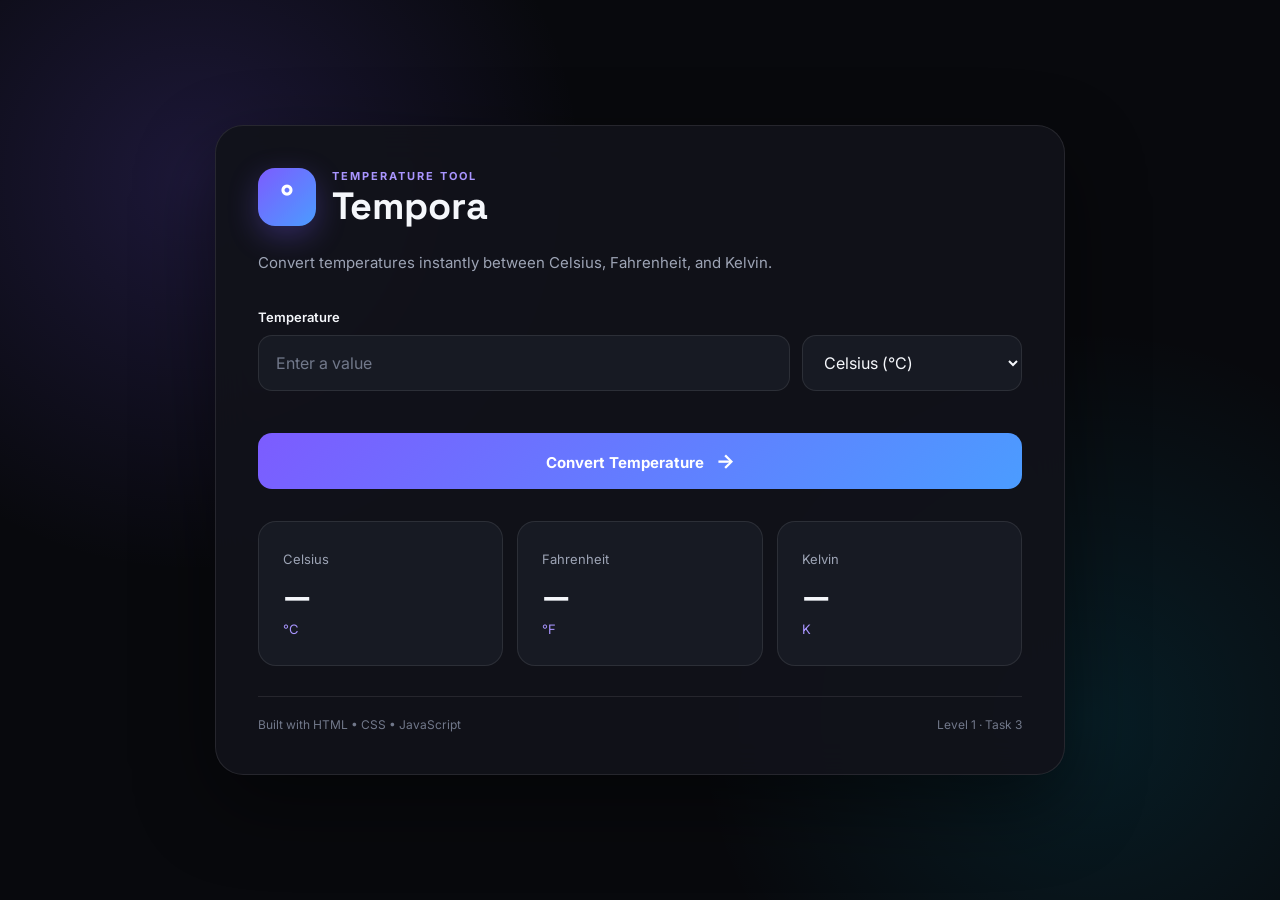
<file: OIBSIP/webDev-L1-TemperatureConverter/index.html>
<!DOCTYPE html>
<html lang="en">
<head>
    <meta charset="UTF-8">
    <meta name="viewport" content="width=device-width, initial-scale=1.0">
    <title>Tempora | Temperature Converter</title>

    <link rel="preconnect" href="https://fonts.googleapis.com">
    <link rel="preconnect" href="https://fonts.gstatic.com" crossorigin>
    <link href="https://fonts.googleapis.com/css2?family=Inter:wght@400;500;600;700&family=Space+Grotesk:wght@500;600;700&display=swap" rel="stylesheet">

    <link rel="stylesheet" href="style.css">
</head>

<body>

    <main class="app">

        <section class="converter-card">

            <div class="brand">
                <div class="brand-icon">°</div>

                <div>
                    <p class="eyebrow">TEMPERATURE TOOL</p>
                    <h1>Tempora</h1>
                </div>
            </div>

            <p class="intro">
                Convert temperatures instantly between Celsius,
                Fahrenheit, and Kelvin.
            </p>

            <div class="input-section">

                <label for="temperature">Temperature</label>

                <div class="input-row">
                    <input
                        type="number"
                        id="temperature"
                        placeholder="Enter a value"
                        step="any"
                        aria-label="Temperature value"
                    >

                    <select id="unit" aria-label="Temperature unit">
                        <option value="C">Celsius (°C)</option>
                        <option value="F">Fahrenheit (°F)</option>
                        <option value="K">Kelvin (K)</option>
                    </select>
                </div>

                <p id="error-message" class="error-message"></p>

                <button id="convert-btn" type="button">
                    Convert Temperature
                    <span>→</span>
                </button>

            </div>

            <section class="results" aria-live="polite">

                <div class="result-card">
                    <span class="result-label">Celsius</span>
                    <strong id="celsius-result">—</strong>
                    <small>°C</small>
                </div>

                <div class="result-card">
                    <span class="result-label">Fahrenheit</span>
                    <strong id="fahrenheit-result">—</strong>
                    <small>°F</small>
                </div>

                <div class="result-card">
                    <span class="result-label">Kelvin</span>
                    <strong id="kelvin-result">—</strong>
                    <small>K</small>
                </div>

            </section>

            <footer>
                <span>Built with HTML • CSS • JavaScript</span>
                <span>Level 1 · Task 3</span>
            </footer>

        </section>

    </main>

    <script src="script.js"></script>

</body>
</html>
</file>
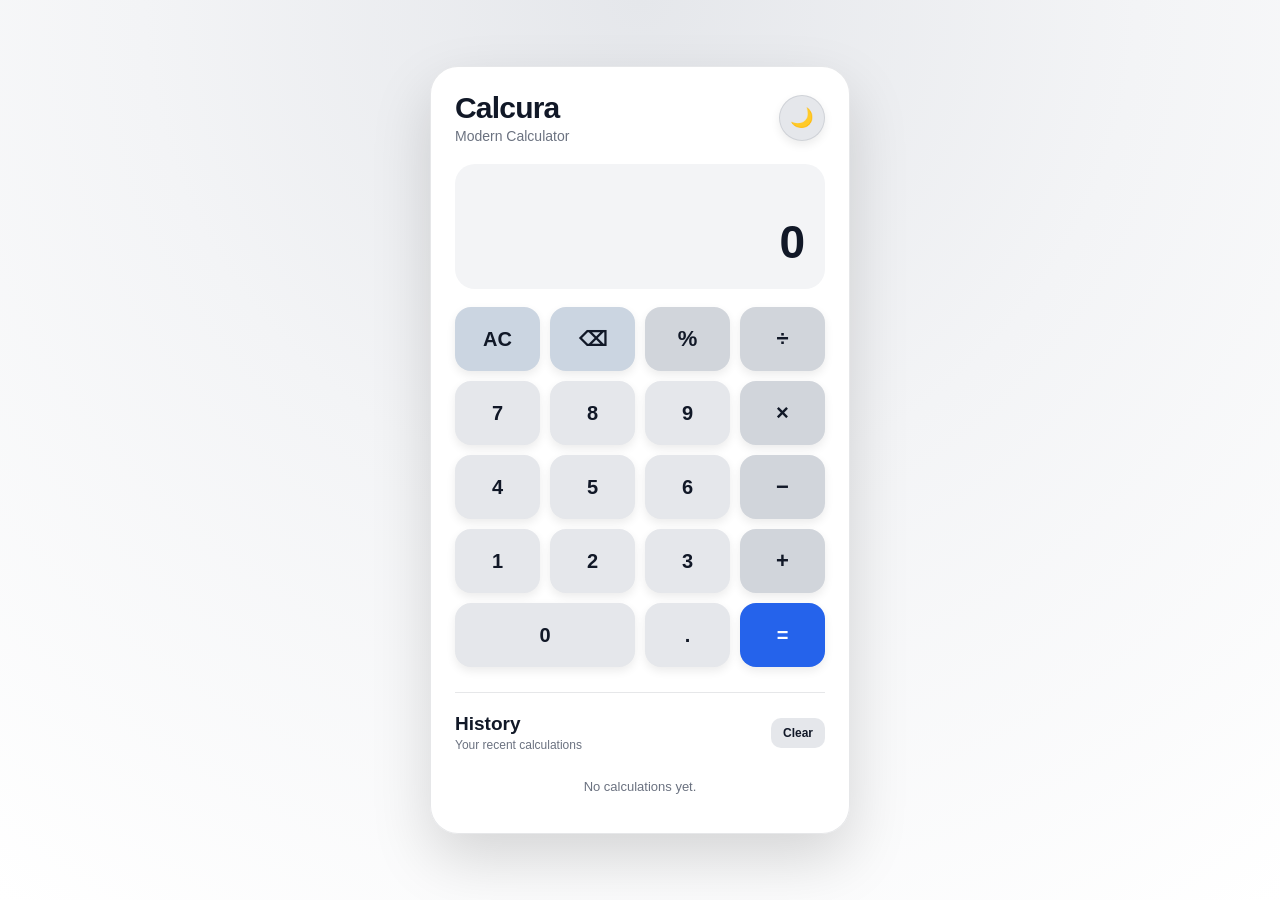
<file: OIBSIP/webDev-L2-Calculator/index.html>
<!DOCTYPE html>
<html lang="en">
<head>
    <meta charset="UTF-8">

    <meta
        name="viewport"
        content="width=device-width, initial-scale=1.0"
    >

    <meta
        name="description"
        content="Calcura - A modern responsive calculator"
    >

    <title>Calcura | Modern Calculator</title>

    <link
        rel="stylesheet"
        href="style.css"
    >
</head>

<body>

    <main class="page">

        <section class="calculator" aria-label="Calcura Calculator">

            <!-- HEADER -->
            <header class="calculator-header">

                <div class="header-top">

                    <div>
                        <h1>Calcura</h1>
                        <p>Modern Calculator</p>
                    </div>

                    <button
                        type="button"
                        id="theme-toggle"
                        class="theme-toggle"
                        aria-label="Switch to dark mode"
                    >
                        🌙
                    </button>

                </div>

            </header>


            <!-- DISPLAY -->
            <section class="display" aria-live="polite">

                <div
                    id="previous-display"
                    class="previous-display"
                ></div>

                <div
                    id="current-display"
                    class="current-display"
                >
                    0
                </div>

            </section>


            <!-- BUTTONS -->
            <section class="buttons">

                <!-- ROW 1 -->
                <button
                    type="button"
                    class="action"
                    data-action="clear"
                >
                    AC
                </button>

                <button
                    type="button"
                    class="action"
                    data-action="backspace"
                    aria-label="Backspace"
                >
                    ⌫
                </button>

                <button
                    type="button"
                    class="operator"
                    data-action="percent"
                >
                    %
                </button>

                <button
                    type="button"
                    class="operator"
                    data-operator="/"
                >
                    ÷
                </button>


                <!-- ROW 2 -->
                <button
                    type="button"
                    data-number="7"
                >
                    7
                </button>

                <button
                    type="button"
                    data-number="8"
                >
                    8
                </button>

                <button
                    type="button"
                    data-number="9"
                >
                    9
                </button>

                <button
                    type="button"
                    class="operator"
                    data-operator="*"
                >
                    ×
                </button>


                <!-- ROW 3 -->
                <button
                    type="button"
                    data-number="4"
                >
                    4
                </button>

                <button
                    type="button"
                    data-number="5"
                >
                    5
                </button>

                <button
                    type="button"
                    data-number="6"
                >
                    6
                </button>

                <button
                    type="button"
                    class="operator"
                    data-operator="-"
                >
                    −
                </button>


                <!-- ROW 4 -->
                <button
                    type="button"
                    data-number="1"
                >
                    1
                </button>

                <button
                    type="button"
                    data-number="2"
                >
                    2
                </button>

                <button
                    type="button"
                    data-number="3"
                >
                    3
                </button>

                <button
                    type="button"
                    class="operator"
                    data-operator="+"
                >
                    +
                </button>


                <!-- ROW 5 -->
                <button
                    type="button"
                    class="zero"
                    data-number="0"
                >
                    0
                </button>

                <button
                    type="button"
                    data-action="decimal"
                >
                    .
                </button>

                <button
                    type="button"
                    class="equals"
                    data-action="equals"
                >
                    =
                </button>

            </section>


            <!-- HISTORY -->
            <section class="history">

                <div class="history-header">

                    <div>
                        <h2>History</h2>
                        <p>Your recent calculations</p>
                    </div>

                    <button
                        type="button"
                        id="clear-history"
                        class="clear-history"
                    >
                        Clear
                    </button>

                </div>


                <div
                    id="history-list"
                    class="history-list"
                >

                    <p class="history-empty">
                        No calculations yet.
                    </p>

                </div>

            </section>

        </section>

    </main>


    <script src="script.js"></script>

</body>
</html>
</file>
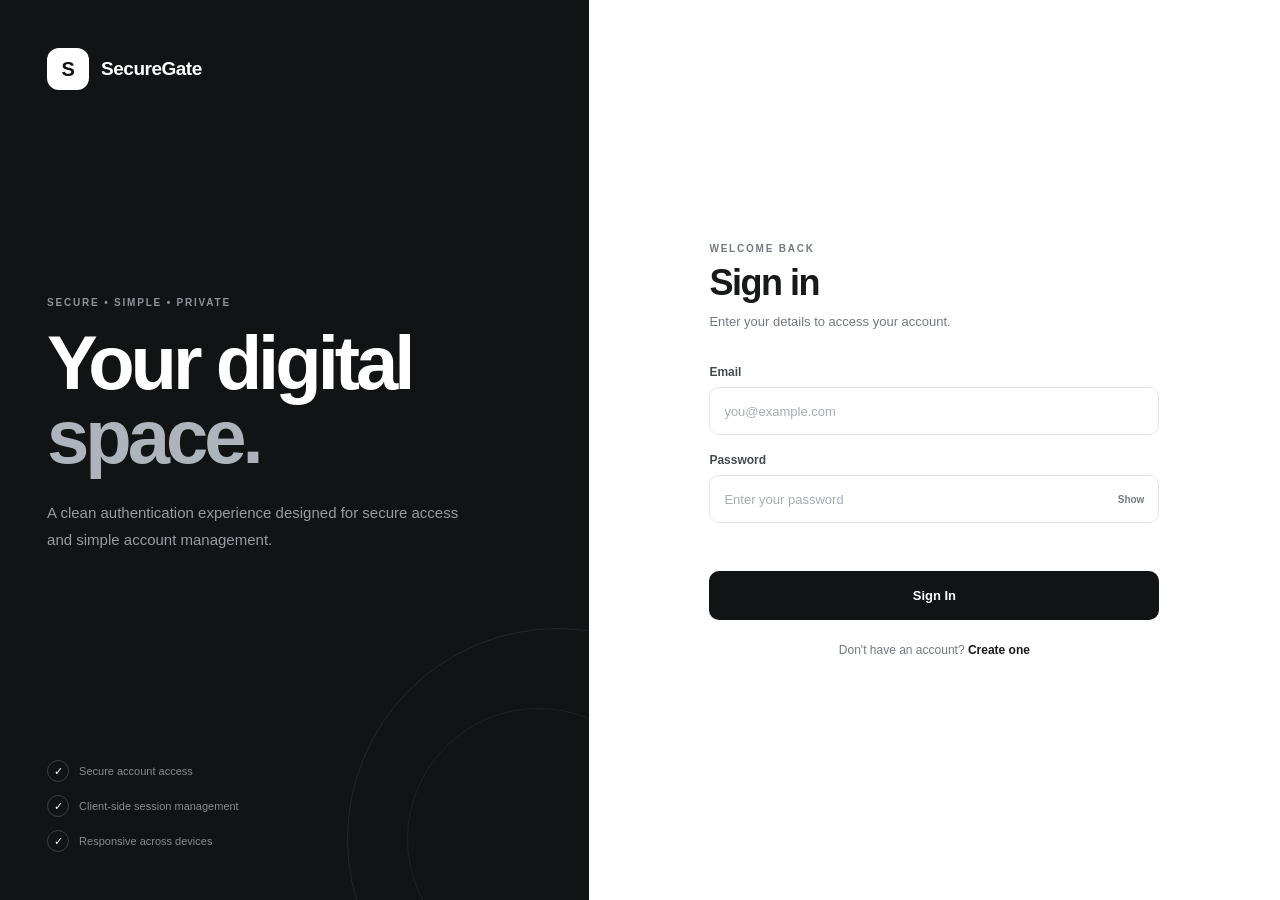
<file: OIBSIP/WebDev-L2-LoginAuthentication/index.html>
<!DOCTYPE html>
<html lang="en">
<head>
    <meta charset="UTF-8">

    <meta
        name="viewport"
        content="width=device-width, initial-scale=1.0"
    >

    <meta
        name="description"
        content="SecureGate - Login and registration interface"
    >

    <title>SecureGate | Authentication</title>

    <link rel="stylesheet" href="style.css">
</head>

<body>

    <main class="auth-page">

        <!-- LEFT SIDE -->
        <section class="brand-panel">

            <div class="brand">
                <div class="brand-icon">S</div>
                <span>SecureGate</span>
            </div>

            <div class="brand-content">

                <p class="eyebrow">
                    SECURE • SIMPLE • PRIVATE
                </p>

                <h1>
                    Your digital
                    <span>space.</span>
                </h1>

                <p>
                    A clean authentication experience designed
                    for secure access and simple account management.
                </p>

            </div>

            <div class="security-points">

                <div>
                    <span>✓</span>
                    <p>Secure account access</p>
                </div>

                <div>
                    <span>✓</span>
                    <p>Client-side session management</p>
                </div>

                <div>
                    <span>✓</span>
                    <p>Responsive across devices</p>
                </div>

            </div>

        </section>


        <!-- RIGHT SIDE -->
        <section class="auth-panel">

            <div class="auth-card">

                <!-- LOGIN -->

                <div
                    id="login-section"
                    class="auth-section active"
                >

                    <div class="mobile-brand">
                        <div class="brand-icon">S</div>
                        <span>SecureGate</span>
                    </div>

                    <p class="form-label">
                        WELCOME BACK
                    </p>

                    <h2>
                        Sign in
                    </h2>

                    <p class="form-subtitle">
                        Enter your details to access your account.
                    </p>


                    <form id="login-form">

                        <div class="input-group">

                            <label for="login-email">
                                Email
                            </label>

                            <input
                                type="email"
                                id="login-email"
                                placeholder="you@example.com"
                                autocomplete="email"
                                required
                            >

                        </div>


                        <div class="input-group">

                            <label for="login-password">
                                Password
                            </label>

                            <div class="password-wrapper">

                                <input
                                    type="password"
                                    id="login-password"
                                    placeholder="Enter your password"
                                    autocomplete="current-password"
                                    required
                                >

                                <button
                                    type="button"
                                    class="password-toggle"
                                    data-target="login-password"
                                    aria-label="Show password"
                                >
                                    Show
                                </button>

                            </div>

                        </div>


                        <p
                            id="login-message"
                            class="message"
                        ></p>


                        <button
                            type="submit"
                            class="submit-btn"
                        >
                            Sign In
                        </button>

                    </form>


                    <p class="switch-text">
                        Don't have an account?
                        <button
                            type="button"
                            class="switch-btn"
                            data-switch="register"
                        >
                            Create one
                        </button>
                    </p>

                </div>


                <!-- REGISTER -->

                <div
                    id="register-section"
                    class="auth-section"
                >

                    <div class="mobile-brand">
                        <div class="brand-icon">S</div>
                        <span>SecureGate</span>
                    </div>

                    <p class="form-label">
                        GET STARTED
                    </p>

                    <h2>
                        Create account
                    </h2>

                    <p class="form-subtitle">
                        Create your SecureGate account in seconds.
                    </p>


                    <form id="register-form">

                        <div class="input-group">

                            <label for="register-name">
                                Full name
                            </label>

                            <input
                                type="text"
                                id="register-name"
                                placeholder="Akula Akshaya"
                                autocomplete="name"
                                required
                            >

                        </div>


                        <div class="input-group">

                            <label for="register-email">
                                Email
                            </label>

                            <input
                                type="email"
                                id="register-email"
                                placeholder="you@example.com"
                                autocomplete="email"
                                required
                            >

                        </div>


                        <div class="input-group">

                            <label for="register-password">
                                Password
                            </label>

                            <div class="password-wrapper">

                                <input
                                    type="password"
                                    id="register-password"
                                    placeholder="Minimum 8 characters"
                                    autocomplete="new-password"
                                    required
                                >

                                <button
                                    type="button"
                                    class="password-toggle"
                                    data-target="register-password"
                                    aria-label="Show password"
                                >
                                    Show
                                </button>

                            </div>

                            <small>
                                Use at least 8 characters and include
                                one number.
                            </small>

                        </div>


                        <div class="input-group">

                            <label for="confirm-password">
                                Confirm password
                            </label>

                            <input
                                type="password"
                                id="confirm-password"
                                placeholder="Re-enter your password"
                                autocomplete="new-password"
                                required
                            >

                        </div>


                        <p
                            id="register-message"
                            class="message"
                        ></p>


                        <button
                            type="submit"
                            class="submit-btn"
                        >
                            Create Account
                        </button>

                    </form>


                    <p class="switch-text">
                        Already have an account?
                        <button
                            type="button"
                            class="switch-btn"
                            data-switch="login"
                        >
                            Sign in
                        </button>
                    </p>

                </div>


                <!-- DASHBOARD -->

                <div
                    id="dashboard-section"
                    class="dashboard-section"
                >

                    <div class="dashboard-icon">
                        ✓
                    </div>

                    <p class="form-label">
                        AUTHENTICATED
                    </p>

                    <h2>
                        Welcome,
                        <span id="user-name">
                            User
                        </span>
                    </h2>

                    <p class="form-subtitle">
                        You have successfully signed in to SecureGate.
                    </p>


                    <div class="account-info">

                        <div>
                            <span>Account</span>
                            <strong id="user-email">
                                —
                            </strong>
                        </div>

                        <div>
                            <span>Status</span>
                            <strong>
                                Active
                            </strong>
                        </div>

                    </div>


                    <button
                        type="button"
                        id="logout-btn"
                        class="logout-btn"
                    >
                        Log Out
                    </button>

                </div>

            </div>

        </section>

    </main>


    <script src="script.js"></script>

</body>
</html>
</file>
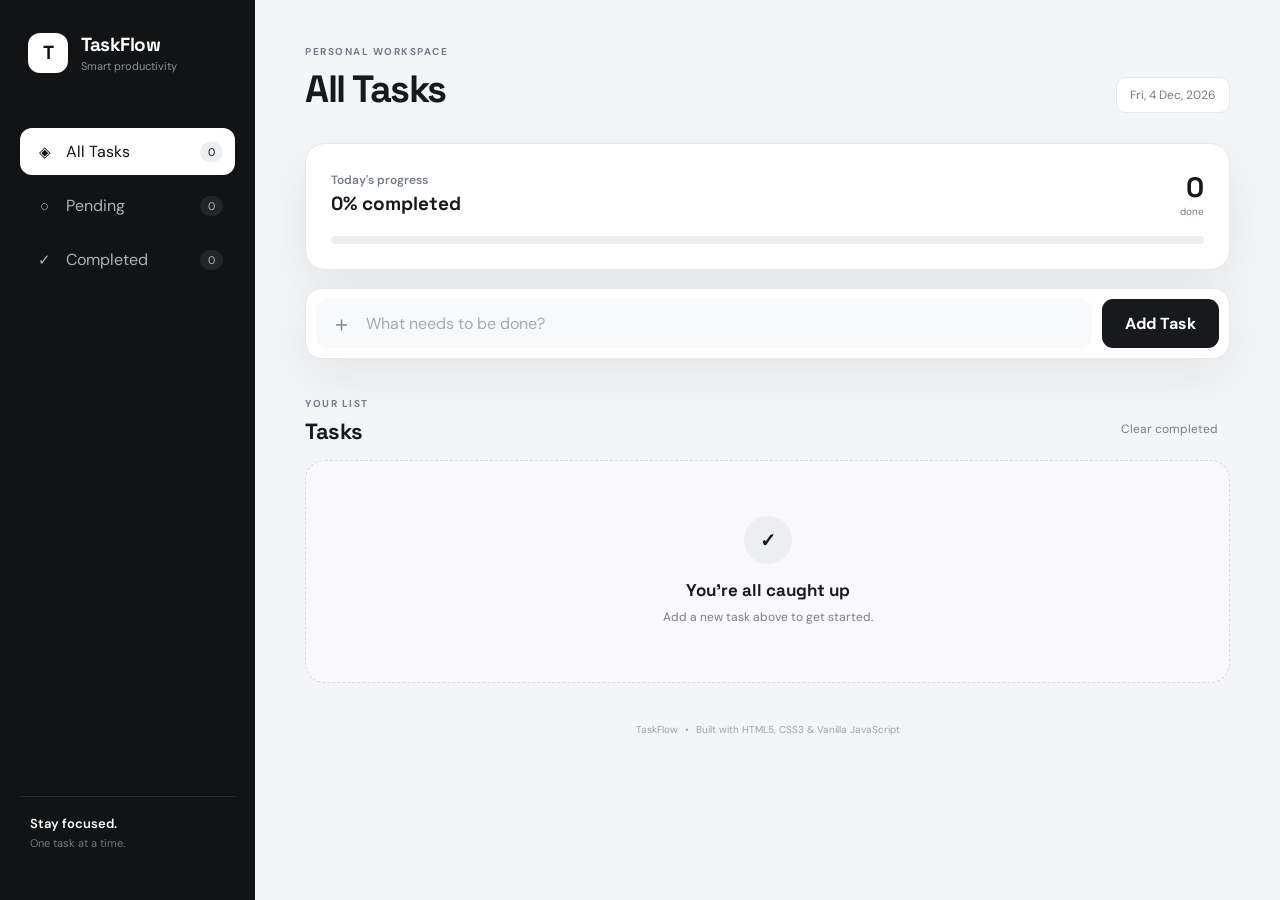
<file: OIBSIP/webDev-L2-TaskFlow/index.html>
<!DOCTYPE html>
<html lang="en">
<head>
    <meta charset="UTF-8">
    <meta name="viewport" content="width=device-width, initial-scale=1.0">

    <meta
        name="description"
        content="TaskFlow - A modern and responsive task management application."
    >

    <title>TaskFlow | Smart To-Do App</title>

    <link rel="preconnect" href="https://fonts.googleapis.com">
    <link rel="preconnect" href="https://fonts.gstatic.com" crossorigin>

    <link
        href="https://fonts.googleapis.com/css2?family=DM+Sans:wght@400;500;600;700&family=Space+Grotesk:wght@500;600;700&display=swap"
        rel="stylesheet"
    >

    <link rel="stylesheet" href="style.css">
</head>

<body>

    <div class="app-shell">

        <!-- Sidebar -->
        <aside class="sidebar">

            <div class="brand">
                <div class="brand-mark">T</div>

                <div>
                    <h1>TaskFlow</h1>
                    <span>Smart productivity</span>
                </div>
            </div>

            <nav class="side-nav" aria-label="Task navigation">

                <button class="nav-item active" data-filter="all">
                    <span class="nav-icon">◈</span>
                    <span>All Tasks</span>
                    <span class="nav-count" id="allCount">0</span>
                </button>

                <button class="nav-item" data-filter="pending">
                    <span class="nav-icon">○</span>
                    <span>Pending</span>
                    <span class="nav-count" id="pendingCount">0</span>
                </button>

                <button class="nav-item" data-filter="completed">
                    <span class="nav-icon">✓</span>
                    <span>Completed</span>
                    <span class="nav-count" id="completedCount">0</span>
                </button>

            </nav>

            <div class="sidebar-footer">
                <p>Stay focused.</p>
                <span>One task at a time.</span>
            </div>

        </aside>


        <!-- Main Content -->
        <main class="main-content">

            <!-- Header -->
            <header class="topbar">

                <div>
                    <p class="eyebrow">PERSONAL WORKSPACE</p>
                    <h2 id="pageTitle">All Tasks</h2>
                </div>

                <div class="date-display">
                    <span id="currentDate"></span>
                </div>

            </header>


            <!-- Progress Card -->
            <section class="progress-card">

                <div class="progress-info">
                    <div>
                        <p class="progress-label">Today's progress</p>
                        <h3>
                            <span id="progressPercent">0</span>% completed
                        </h3>
                    </div>

                    <div class="progress-number">
                        <span id="completedSummary">0</span>
                        <small>done</small>
                    </div>
                </div>

                <div class="progress-track">
                    <div
                        class="progress-bar"
                        id="progressBar"
                        style="width: 0%"
                    ></div>
                </div>

            </section>


            <!-- Add Task -->
            <section class="task-input-card">

                <form id="taskForm" autocomplete="off">

                    <div class="input-wrapper">

                        <span class="input-icon">＋</span>

                        <input
                            type="text"
                            id="taskInput"
                            placeholder="What needs to be done?"
                            maxlength="120"
                            aria-label="New task"
                        >

                    </div>

                    <button type="submit" class="add-button">
                        Add Task
                    </button>

                </form>

            </section>


            <!-- Task Area -->
            <section class="tasks-section">

                <div class="section-heading">

                    <div>
                        <p class="eyebrow">YOUR LIST</p>
                        <h3 id="taskHeading">Tasks</h3>
                    </div>

                    <button
                        id="clearCompleted"
                        class="clear-button"
                        type="button"
                    >
                        Clear completed
                    </button>

                </div>


                <!-- Empty State -->
                <div class="empty-state" id="emptyState">

                    <div class="empty-icon">✓</div>

                    <h3 id="emptyTitle">You're all caught up</h3>

                    <p id="emptyMessage">
                        Add a new task above to get started.
                    </p>

                </div>


                <!-- Task List -->
                <div
                    class="task-list"
                    id="taskList"
                    aria-live="polite"
                ></div>

            </section>


            <!-- Footer -->
            <footer class="app-footer">
                <span>TaskFlow</span>
                <span>•</span>
                <span>Built with HTML5, CSS3 & Vanilla JavaScript</span>
            </footer>

        </main>

    </div>


    <!-- Edit Modal -->
    <div class="modal-overlay" id="editModal" hidden>

        <div
            class="edit-modal"
            role="dialog"
            aria-modal="true"
            aria-labelledby="editTitle"
        >

            <div class="modal-header">
                <div>
                    <p class="eyebrow">EDIT TASK</p>
                    <h3 id="editTitle">Update your task</h3>
                </div>

                <button
                    class="close-modal"
                    id="closeModal"
                    type="button"
                    aria-label="Close edit dialog"
                >
                    ×
                </button>
            </div>

            <form id="editForm">

                <label for="editInput">Task description</label>

                <input
                    type="text"
                    id="editInput"
                    maxlength="120"
                    required
                >

                <div class="modal-actions">

                    <button
                        type="button"
                        class="cancel-button"
                        id="cancelEdit"
                    >
                        Cancel
                    </button>

                    <button
                        type="submit"
                        class="save-button"
                    >
                        Save Changes
                    </button>

                </div>

            </form>

        </div>

    </div>


    <script src="script.js"></script>

</body>
</html>
</file>
<file: style.css>
/* =========================================
   StudyNest Landing Page
   ========================================= */


/* ---------- Basic Reset ---------- */

* {
    margin: 0;
    padding: 0;
    box-sizing: border-box;
}


html {
    scroll-behavior: smooth;
}


body {
    font-family: Arial, sans-serif;
    line-height: 1.6;

    background: #f7f9fc;
    color: #243047;
}


/* ---------- Navigation ---------- */

.navbar {
    position: sticky;
    top: 0;
    z-index: 1000;

    display: flex;
    justify-content: space-between;
    align-items: center;

    padding: 18px 8%;

    background: #ffffff;

    border-bottom: 1px solid #e5e9f0;
}


.logo {
    font-size: 25px;
    font-weight: bold;

    color: #315c8c;
}


.navbar nav {
    display: flex;
    gap: 28px;
}


.navbar a {
    text-decoration: none;

    color: #34445c;

    font-size: 15px;
    font-weight: 600;
}


.navbar a:hover {
    color: #315c8c;
}


/* ---------- Hero Section ---------- */

.hero {
    min-height: 85vh;

    display: flex;
    justify-content: space-between;
    align-items: center;

    gap: 60px;

    padding: 80px 8%;

    background: #eaf2f8;
}


.hero-content {
    max-width: 650px;
}


.small-heading {
    margin-bottom: 12px;

    color: #537da5;

    font-size: 15px;
    font-weight: bold;

    letter-spacing: 2px;
    text-transform: uppercase;
}


.hero h1 {
    margin-bottom: 20px;

    font-size: clamp(42px, 7vw, 72px);

    line-height: 1.05;

    color: #1f3148;
}


.hero-text {
    max-width: 600px;

    margin-bottom: 30px;

    color: #526176;

    font-size: 18px;
}


/* ---------- CTA Button ---------- */

.cta-button {
    display: inline-block;

    padding: 13px 24px;

    background: #315c8c;
    color: #ffffff;

    border-radius: 7px;

    text-decoration: none;
    font-weight: bold;

    transition: 0.3s ease;
}


.cta-button:hover {
    background: #24486f;

    transform: translateY(-2px);
}


/* ---------- Study Dashboard Card ---------- */

.study-card {
    width: 360px;

    flex-shrink: 0;

    padding: 25px;

    background: #ffffff;

    border: 1px solid #dfe6ee;

    border-radius: 16px;

    box-shadow: 0 15px 35px rgba(31, 49, 72, 0.12);
}


.card-top {
    display: flex;
    justify-content: space-between;
    align-items: center;

    margin-bottom: 25px;

    font-weight: bold;

    color: #263b55;
}


.progress-area {
    padding: 18px;

    background: #f4f7fa;

    border-radius: 10px;
}


.progress-area p {
    margin-bottom: 10px;

    color: #59697d;
}


.progress-bar {
    width: 100%;
    height: 8px;

    margin-bottom: 10px;

    background: #dce5ed;

    border-radius: 10px;

    overflow: hidden;
}


.progress {
    width: 75%;
    height: 100%;

    background: #537da5;
}


.progress-area strong {
    font-size: 14px;

    color: #315c8c;
}


.study-list {
    margin-top: 20px;
}


.study-item {
    display: flex;
    align-items: center;

    gap: 12px;

    padding: 13px 0;

    border-bottom: 1px solid #e8edf2;
}


.study-item:last-child {
    border-bottom: none;
}


.study-item > span {
    font-size: 22px;
}


.study-item div {
    display: flex;
    flex-direction: column;
}


.study-item strong {
    font-size: 14px;

    color: #263b55;
}


.study-item small {
    color: #7a8797;
}


/* ---------- Features Section ---------- */

.features {
    padding: 90px 8%;

    background: #ffffff;
}


.section-heading {
    max-width: 650px;

    margin-bottom: 45px;
}


.section-heading p,
.section-label {
    margin-bottom: 8px;

    color: #537da5;

    font-size: 14px;
    font-weight: bold;

    letter-spacing: 1.5px;
}


.section-heading h2 {
    font-size: 38px;

    line-height: 1.2;

    color: #1f3148;
}


.feature-container {
    display: grid;

    grid-template-columns: repeat(3, 1fr);

    gap: 25px;
}


.feature-card {
    padding: 30px;

    background: #f7f9fc;

    border: 1px solid #e3e8ef;

    border-radius: 12px;

    transition: 0.3s ease;
}


.feature-card:hover {
    transform: translateY(-5px);
}


.feature-icon {
    margin-bottom: 18px;

    font-size: 32px;
}


.feature-card h3 {
    margin-bottom: 10px;

    font-size: 21px;

    color: #263b55;
}


.feature-card p {
    color: #627086;
}


/* ---------- About Section ---------- */

.about {
    padding: 90px 8%;

    background: #eef4f8;
}


.about-content {
    max-width: 750px;
}


.about h2 {
    margin-bottom: 22px;

    font-size: 40px;

    line-height: 1.2;

    color: #1f3148;
}


.about p:not(.section-label) {
    margin-bottom: 15px;

    color: #59697d;

    font-size: 17px;
}


/* ---------- Join Section ---------- */

.join-section {
    padding: 80px 8%;

    text-align: center;

    background: #dfeaf3;
}


.join-section h2 {
    margin-bottom: 12px;

    font-size: 35px;

    color: #1f3148;
}


.join-section p {
    margin-bottom: 25px;

    color: #59697d;
}


/* ---------- Footer ---------- */

footer {
    padding: 50px 8% 25px;

    background: #1f3148;

    color: #ffffff;
}


.footer-content {
    display: flex;
    justify-content: space-between;

    gap: 40px;

    margin-bottom: 35px;
}


.footer-content h3 {
    margin-bottom: 10px;

    font-size: 24px;
}


.footer-content h4 {
    margin-bottom: 10px;

    font-size: 17px;
}


.footer-content p {
    color: #cbd5e1;
}


.footer-content a {
    color: #ffffff;

    text-decoration: none;
}


.footer-content a:hover {
    text-decoration: underline;
}


.copyright {
    padding-top: 20px;

    border-top: 1px solid #405269;

    text-align: center;

    color: #b9c5d3;

    font-size: 14px;
}


/* =========================================
   Responsive Design
   ========================================= */

@media (max-width: 900px) {

    .hero {
        flex-direction: column;

        align-items: flex-start;

        padding: 70px 6%;
    }


    .study-card {
        width: 100%;

        max-width: 500px;
    }

}


@media (max-width: 768px) {

    .navbar {
        flex-direction: column;

        gap: 15px;

        padding: 16px 5%;
    }


    .navbar nav {
        gap: 16px;

        flex-wrap: wrap;

        justify-content: center;
    }


    .hero {
        min-height: 75vh;

        padding: 60px 6%;
    }


    .hero h1 {
        font-size: 46px;
    }


    .hero-text {
        font-size: 16px;
    }


    .features,
    .about {
        padding: 65px 6%;
    }


    .section-heading h2,
    .about h2 {
        font-size: 32px;
    }


    .feature-container {
        grid-template-columns: 1fr;
    }


    .join-section {
        padding: 65px 6%;
    }


    .join-section h2 {
        font-size: 30px;
    }


    .footer-content {
        flex-direction: column;
    }

}


@media (max-width: 480px) {

    .navbar nav {
        gap: 10px;
    }


    .navbar a {
        font-size: 13px;
    }


    .hero h1 {
        font-size: 39px;
    }


    .hero {
        padding: 50px 6%;
    }


    .study-card {
        padding: 20px;
    }


    .feature-card {
        padding: 25px;
    }

}
</file>
<file: OIBSIP/webDev-L1-LandingPage/style.css>
/* =========================================
   StudyNest Landing Page
   ========================================= */


/* ---------- Basic Reset ---------- */

* {
    margin: 0;
    padding: 0;
    box-sizing: border-box;
}


html {
    scroll-behavior: smooth;
}


body {
    font-family: Arial, sans-serif;
    line-height: 1.6;

    background: #f7f9fc;
    color: #243047;
}


/* ---------- Navigation ---------- */

.navbar {
    position: sticky;
    top: 0;
    z-index: 1000;

    display: flex;
    justify-content: space-between;
    align-items: center;

    padding: 18px 8%;

    background: #ffffff;

    border-bottom: 1px solid #e5e9f0;
}


.logo {
    font-size: 25px;
    font-weight: bold;

    color: #315c8c;
}


.navbar nav {
    display: flex;
    gap: 28px;
}


.navbar a {
    text-decoration: none;

    color: #34445c;

    font-size: 15px;
    font-weight: 600;
}


.navbar a:hover {
    color: #315c8c;
}


/* ---------- Hero Section ---------- */

.hero {
    min-height: 85vh;

    display: flex;
    justify-content: space-between;
    align-items: center;

    gap: 60px;

    padding: 80px 8%;

    background: #eaf2f8;
}


.hero-content {
    max-width: 650px;
}


.small-heading {
    margin-bottom: 12px;

    color: #537da5;

    font-size: 15px;
    font-weight: bold;

    letter-spacing: 2px;
    text-transform: uppercase;
}


.hero h1 {
    margin-bottom: 20px;

    font-size: clamp(42px, 7vw, 72px);

    line-height: 1.05;

    color: #1f3148;
}


.hero-text {
    max-width: 600px;

    margin-bottom: 30px;

    color: #526176;

    font-size: 18px;
}


/* ---------- CTA Button ---------- */

.cta-button {
    display: inline-block;

    padding: 13px 24px;

    background: #315c8c;
    color: #ffffff;

    border-radius: 7px;

    text-decoration: none;
    font-weight: bold;

    transition: 0.3s ease;
}


.cta-button:hover {
    background: #24486f;

    transform: translateY(-2px);
}


/* ---------- Study Dashboard Card ---------- */

.study-card {
    width: 360px;

    flex-shrink: 0;

    padding: 25px;

    background: #ffffff;

    border: 1px solid #dfe6ee;

    border-radius: 16px;

    box-shadow: 0 15px 35px rgba(31, 49, 72, 0.12);
}


.card-top {
    display: flex;
    justify-content: space-between;
    align-items: center;

    margin-bottom: 25px;

    font-weight: bold;

    color: #263b55;
}


.progress-area {
    padding: 18px;

    background: #f4f7fa;

    border-radius: 10px;
}


.progress-area p {
    margin-bottom: 10px;

    color: #59697d;
}


.progress-bar {
    width: 100%;
    height: 8px;

    margin-bottom: 10px;

    background: #dce5ed;

    border-radius: 10px;

    overflow: hidden;
}


.progress {
    width: 75%;
    height: 100%;

    background: #537da5;
}


.progress-area strong {
    font-size: 14px;

    color: #315c8c;
}


.study-list {
    margin-top: 20px;
}


.study-item {
    display: flex;
    align-items: center;

    gap: 12px;

    padding: 13px 0;

    border-bottom: 1px solid #e8edf2;
}


.study-item:last-child {
    border-bottom: none;
}


.study-item > span {
    font-size: 22px;
}


.study-item div {
    display: flex;
    flex-direction: column;
}


.study-item strong {
    font-size: 14px;

    color: #263b55;
}


.study-item small {
    color: #7a8797;
}


/* ---------- Features Section ---------- */

.features {
    padding: 90px 8%;

    background: #ffffff;
}


.section-heading {
    max-width: 650px;

    margin-bottom: 45px;
}


.section-heading p,
.section-label {
    margin-bottom: 8px;

    color: #537da5;

    font-size: 14px;
    font-weight: bold;

    letter-spacing: 1.5px;
}


.section-heading h2 {
    font-size: 38px;

    line-height: 1.2;

    color: #1f3148;
}


.feature-container {
    display: grid;

    grid-template-columns: repeat(3, 1fr);

    gap: 25px;
}


.feature-card {
    padding: 30px;

    background: #f7f9fc;

    border: 1px solid #e3e8ef;

    border-radius: 12px;

    transition: 0.3s ease;
}


.feature-card:hover {
    transform: translateY(-5px);
}


.feature-icon {
    margin-bottom: 18px;

    font-size: 32px;
}


.feature-card h3 {
    margin-bottom: 10px;

    font-size: 21px;

    color: #263b55;
}


.feature-card p {
    color: #627086;
}


/* ---------- About Section ---------- */

.about {
    padding: 90px 8%;

    background: #eef4f8;
}


.about-content {
    max-width: 750px;
}


.about h2 {
    margin-bottom: 22px;

    font-size: 40px;

    line-height: 1.2;

    color: #1f3148;
}


.about p:not(.section-label) {
    margin-bottom: 15px;

    color: #59697d;

    font-size: 17px;
}


/* ---------- Join Section ---------- */

.join-section {
    padding: 80px 8%;

    text-align: center;

    background: #dfeaf3;
}


.join-section h2 {
    margin-bottom: 12px;

    font-size: 35px;

    color: #1f3148;
}


.join-section p {
    margin-bottom: 25px;

    color: #59697d;
}


/* ---------- Footer ---------- */

footer {
    padding: 50px 8% 25px;

    background: #1f3148;

    color: #ffffff;
}


.footer-content {
    display: flex;
    justify-content: space-between;

    gap: 40px;

    margin-bottom: 35px;
}


.footer-content h3 {
    margin-bottom: 10px;

    font-size: 24px;
}


.footer-content h4 {
    margin-bottom: 10px;

    font-size: 17px;
}


.footer-content p {
    color: #cbd5e1;
}


.footer-content a {
    color: #ffffff;

    text-decoration: none;
}


.footer-content a:hover {
    text-decoration: underline;
}


.copyright {
    padding-top: 20px;

    border-top: 1px solid #405269;

    text-align: center;

    color: #b9c5d3;

    font-size: 14px;
}


/* =========================================
   Responsive Design
   ========================================= */

@media (max-width: 900px) {

    .hero {
        flex-direction: column;

        align-items: flex-start;

        padding: 70px 6%;
    }


    .study-card {
        width: 100%;

        max-width: 500px;
    }

}


@media (max-width: 768px) {

    .navbar {
        flex-direction: column;

        gap: 15px;

        padding: 16px 5%;
    }


    .navbar nav {
        gap: 16px;

        flex-wrap: wrap;

        justify-content: center;
    }


    .hero {
        min-height: 75vh;

        padding: 60px 6%;
    }


    .hero h1 {
        font-size: 46px;
    }


    .hero-text {
        font-size: 16px;
    }


    .features,
    .about {
        padding: 65px 6%;
    }


    .section-heading h2,
    .about h2 {
        font-size: 32px;
    }


    .feature-container {
        grid-template-columns: 1fr;
    }


    .join-section {
        padding: 65px 6%;
    }


    .join-section h2 {
        font-size: 30px;
    }


    .footer-content {
        flex-direction: column;
    }

}


@media (max-width: 480px) {

    .navbar nav {
        gap: 10px;
    }


    .navbar a {
        font-size: 13px;
    }


    .hero h1 {
        font-size: 39px;
    }


    .hero {
        padding: 50px 6%;
    }


    .study-card {
        padding: 20px;
    }


    .feature-card {
        padding: 25px;
    }

}
/* =========================================
   StudyNest Landing Page
   ========================================= */


/* ---------- Basic Reset ---------- */

* {
    margin: 0;
    padding: 0;
    box-sizing: border-box;
}


html {
    scroll-behavior: smooth;
}


body {
    font-family: Arial, sans-serif;
    line-height: 1.6;

    background: #f7f9fc;
    color: #243047;
}


/* ---------- Navigation ---------- */

.navbar {
    position: sticky;
    top: 0;
    z-index: 1000;

    display: flex;
    justify-content: space-between;
    align-items: center;

    padding: 18px 8%;

    background: #ffffff;

    border-bottom: 1px solid #e5e9f0;
}


.logo {
    font-size: 25px;
    font-weight: bold;

    color: #315c8c;
}


.navbar nav {
    display: flex;
    gap: 28px;
}


.navbar a {
    text-decoration: none;

    color: #34445c;

    font-size: 15px;
    font-weight: 600;
}


.navbar a:hover {
    color: #315c8c;
}


/* ---------- Hero Section ---------- */

.hero {
    min-height: 85vh;

    display: flex;
    justify-content: space-between;
    align-items: center;

    gap: 60px;

    padding: 80px 8%;

    background: #eaf2f8;
}


.hero-content {
    max-width: 650px;
}


.small-heading {
    margin-bottom: 12px;

    color: #537da5;

    font-size: 15px;
    font-weight: bold;

    letter-spacing: 2px;
    text-transform: uppercase;
}


.hero h1 {
    margin-bottom: 20px;

    font-size: clamp(42px, 7vw, 72px);

    line-height: 1.05;

    color: #1f3148;
}


.hero-text {
    max-width: 600px;

    margin-bottom: 30px;

    color: #526176;

    font-size: 18px;
}


/* ---------- CTA Button ---------- */

.cta-button {
    display: inline-block;

    padding: 13px 24px;

    background: #315c8c;
    color: #ffffff;

    border-radius: 7px;

    text-decoration: none;
    font-weight: bold;

    transition: 0.3s ease;
}


.cta-button:hover {
    background: #24486f;

    transform: translateY(-2px);
}


/* ---------- Study Dashboard Card ---------- */

.study-card {
    width: 360px;

    flex-shrink: 0;

    padding: 25px;

    background: #ffffff;

    border: 1px solid #dfe6ee;

    border-radius: 16px;

    box-shadow: 0 15px 35px rgba(31, 49, 72, 0.12);
}


.card-top {
    display: flex;
    justify-content: space-between;
    align-items: center;

    margin-bottom: 25px;

    font-weight: bold;

    color: #263b55;
}


.progress-area {
    padding: 18px;

    background: #f4f7fa;

    border-radius: 10px;
}


.progress-area p {
    margin-bottom: 10px;

    color: #59697d;
}


.progress-bar {
    width: 100%;
    height: 8px;

    margin-bottom: 10px;

    background: #dce5ed;

    border-radius: 10px;

    overflow: hidden;
}


.progress {
    width: 75%;
    height: 100%;

    background: #537da5;
}


.progress-area strong {
    font-size: 14px;

    color: #315c8c;
}


.study-list {
    margin-top: 20px;
}


.study-item {
    display: flex;
    align-items: center;

    gap: 12px;

    padding: 13px 0;

    border-bottom: 1px solid #e8edf2;
}


.study-item:last-child {
    border-bottom: none;
}


.study-item > span {
    font-size: 22px;
}


.study-item div {
    display: flex;
    flex-direction: column;
}


.study-item strong {
    font-size: 14px;

    color: #263b55;
}


.study-item small {
    color: #7a8797;
}


/* ---------- Features Section ---------- */

.features {
    padding: 90px 8%;

    background: #ffffff;
}


.section-heading {
    max-width: 650px;

    margin-bottom: 45px;
}


.section-heading p,
.section-label {
    margin-bottom: 8px;

    color: #537da5;

    font-size: 14px;
    font-weight: bold;

    letter-spacing: 1.5px;
}


.section-heading h2 {
    font-size: 38px;

    line-height: 1.2;

    color: #1f3148;
}


.feature-container {
    display: grid;

    grid-template-columns: repeat(3, 1fr);

    gap: 25px;
}


.feature-card {
    padding: 30px;

    background: #f7f9fc;

    border: 1px solid #e3e8ef;

    border-radius: 12px;

    transition: 0.3s ease;
}


.feature-card:hover {
    transform: translateY(-5px);
}


.feature-icon {
    margin-bottom: 18px;

    font-size: 32px;
}


.feature-card h3 {
    margin-bottom: 10px;

    font-size: 21px;

    color: #263b55;
}


.feature-card p {
    color: #627086;
}


/* ---------- About Section ---------- */

.about {
    padding: 90px 8%;

    background: #eef4f8;
}


.about-content {
    max-width: 750px;
}


.about h2 {
    margin-bottom: 22px;

    font-size: 40px;

    line-height: 1.2;

    color: #1f3148;
}


.about p:not(.section-label) {
    margin-bottom: 15px;

    color: #59697d;

    font-size: 17px;
}


/* ---------- Join Section ---------- */

.join-section {
    padding: 80px 8%;

    text-align: center;

    background: #dfeaf3;
}


.join-section h2 {
    margin-bottom: 12px;

    font-size: 35px;

    color: #1f3148;
}


.join-section p {
    margin-bottom: 25px;

    color: #59697d;
}


/* ---------- Footer ---------- */

footer {
    padding: 50px 8% 25px;

    background: #1f3148;

    color: #ffffff;
}


.footer-content {
    display: flex;
    justify-content: space-between;

    gap: 40px;

    margin-bottom: 35px;
}


.footer-content h3 {
    margin-bottom: 10px;

    font-size: 24px;
}


.footer-content h4 {
    margin-bottom: 10px;

    font-size: 17px;
}


.footer-content p {
    color: #cbd5e1;
}


.footer-content a {
    color: #ffffff;

    text-decoration: none;
}


.footer-content a:hover {
    text-decoration: underline;
}


.copyright {
    padding-top: 20px;

    border-top: 1px solid #405269;

    text-align: center;

    color: #b9c5d3;

    font-size: 14px;
}


/* =========================================
   Responsive Design
   ========================================= */

@media (max-width: 900px) {

    .hero {
        flex-direction: column;

        align-items: flex-start;

        padding: 70px 6%;
    }


    .study-card {
        width: 100%;

        max-width: 500px;
    }

}


@media (max-width: 768px) {

    .navbar {
        flex-direction: column;

        gap: 15px;

        padding: 16px 5%;
    }


    .navbar nav {
        gap: 16px;

        flex-wrap: wrap;

        justify-content: center;
    }


    .hero {
        min-height: 75vh;

        padding: 60px 6%;
    }


    .hero h1 {
        font-size: 46px;
    }


    .hero-text {
        font-size: 16px;
    }


    .features,
    .about {
        padding: 65px 6%;
    }


    .section-heading h2,
    .about h2 {
        font-size: 32px;
    }


    .feature-container {
        grid-template-columns: 1fr;
    }


    .join-section {
        padding: 65px 6%;
    }


    .join-section h2 {
        font-size: 30px;
    }


    .footer-content {
        flex-direction: column;
    }

}


@media (max-width: 480px) {

    .navbar nav {
        gap: 10px;
    }


    .navbar a {
        font-size: 13px;
    }


    .hero h1 {
        font-size: 39px;
    }


    .hero {
        padding: 50px 6%;
    }


    .study-card {
        padding: 20px;
    }


    .feature-card {
        padding: 25px;
    }

}
</file>
<file: OIBSIP/webDev-L1-Portfolio/style.css>
* {
  margin: 0;
  padding: 0;
  box-sizing: border-box;
}

:root {
  --bg: #080a0f;
  --surface: #10131b;
  --surface-2: #151925;

  --text: #f5f7fb;
  --muted: #9aa3b2;

  --line: rgba(255, 255, 255, 0.09);

  --accent: #72a7ff;
  --accent-2: #a77bff;

  --max: 1160px;
}


html {
  scroll-behavior: smooth;
}


body {
  font-family: "Inter", sans-serif;

  background: var(--bg);

  color: var(--text);

  line-height: 1.6;

  overflow-x: hidden;
}


a {
  color: inherit;
  text-decoration: none;
}


.container {
  width: min(
    var(--max),
    calc(100% - 40px)
  );

  margin: 0 auto;
}


.section {
  position: relative;

  padding: 110px 0;

  scroll-margin-top: 72px;
}


.section-alt {
  background:
    linear-gradient(
      180deg,
      #0b0e14 0%,
      #0d1017 100%
    );

  border-top: 1px solid var(--line);

  border-bottom: 1px solid var(--line);
}


/* ================= NAVBAR ================= */

.site-header {
  position: sticky;

  top: 0;

  z-index: 100;

  background:
    rgba(8, 10, 15, 0.82);

  backdrop-filter: blur(18px);

  border-bottom: 1px solid var(--line);
}


.navbar {
  min-height: 72px;

  display: flex;

  align-items: center;

  justify-content: space-between;

  gap: 30px;
}


.brand {
  display: inline-flex;

  align-items: center;

  gap: 10px;

  font-family: "Space Grotesk", sans-serif;

  font-weight: 700;
}


.brand-mark {
  width: 36px;
  height: 36px;

  display: grid;

  place-items: center;

  border: 1px solid
    rgba(114, 167, 255, 0.45);

  border-radius: 11px;

  background:
    linear-gradient(
      135deg,
      rgba(114, 167, 255, 0.16),
      rgba(167, 123, 255, 0.14)
    );

  color: #c8dcff;

  font-size: 12px;
}


.nav-links {
  display: flex;

  align-items: center;

  gap: 18px;
}


.nav-links a {
  color: var(--muted);

  font-size: 11px;

  font-weight: 600;

  transition:
    color 0.2s ease;
}


.nav-links a:hover {
  color: var(--text);
}


/* ================= HERO ================= */

.hero {
  min-height:
    calc(100vh - 72px);

  display: grid;

  align-items: center;

  overflow: hidden;

  padding-top: 90px;
}


.hero-grid {
  display: grid;

  grid-template-columns:
    1.15fr 0.85fr;

  align-items: center;

  gap: 80px;
}


.hero-copy {
  position: relative;

  z-index: 2;
}


.eyebrow,
.section-label {
  color: #9fc1ff;

  font-size: 11px;

  font-weight: 800;

  letter-spacing: 0.18em;

  text-transform: uppercase;
}


.hero h1 {
  max-width: 780px;

  margin: 18px 0 24px;

  font-family:
    "Space Grotesk",
    sans-serif;

  font-size:
    clamp(46px, 6.2vw, 78px);

  line-height: 0.99;

  letter-spacing: -0.055em;
}


.hero h1 span,
.section-title span,
.contact-title span {
  background:
    linear-gradient(
      100deg,
      #8eb9ff,
      #b58aff
    );

  -webkit-background-clip: text;

  background-clip: text;

  color: transparent;
}


.hero-text {
  max-width: 670px;

  color: var(--muted);

  font-size: 17px;

  line-height: 1.8;
}


.hero-text strong {
  color: var(--text);
}


.hero-actions {
  display: flex;

  flex-wrap: wrap;

  gap: 12px;

  margin-top: 34px;
}


.btn {
  min-height: 48px;

  display: inline-flex;

  align-items: center;

  justify-content: center;

  gap: 9px;

  padding: 0 20px;

  border-radius: 12px;

  font-size: 13px;

  font-weight: 800;

  transition:
    transform 0.2s ease,
    border-color 0.2s ease,
    background 0.2s ease;
}


.btn:hover {
  transform: translateY(-2px);
}


.btn-primary {
  background: var(--text);

  color: #090b10;
}


.btn-secondary {
  border: 1px solid var(--line);

  background:
    rgba(255, 255, 255, 0.025);

  color: var(--text);
}


.btn-secondary:hover {
  border-color:
    rgba(255, 255, 255, 0.2);
}


/* ================= STATS ================= */

.quick-stats {
  display: flex;

  gap: 36px;

  margin-top: 54px;

  padding-top: 22px;

  border-top: 1px solid var(--line);
}


.quick-stats div {
  display: grid;

  gap: 2px;
}


.quick-stats strong {
  font-family:
    "Space Grotesk",
    sans-serif;

  font-size: 21px;
}


.quick-stats span {
  color: var(--muted);

  font-size: 11px;
}


/* ================= PROFILE ================= */

.profile-card {
  position: relative;

  width: min(
    100%,
    410px
  );

  min-height: 480px;

  margin-left: auto;

  display: flex;

  flex-direction: column;

  align-items: center;

  justify-content: center;

  border: 1px solid var(--line);

  border-radius: 28px;

  background:
    radial-gradient(
      circle at 50% 28%,
      rgba(114, 167, 255, 0.15),
      transparent 31%
    ),
    linear-gradient(
      145deg,
      rgba(255,255,255,0.055),
      rgba(255,255,255,0.015)
    );

  box-shadow:
    0 30px 80px
    rgba(0, 0, 0, 0.28);

  overflow: hidden;
}


.profile-card::after {
  content: "";

  position: absolute;

  inset: 14px;

  border:
    1px solid
    rgba(255,255,255,0.05);

  border-radius: 21px;

  pointer-events: none;
}


.profile-avatar {
  position: relative;

  z-index: 2;

  width: 180px;

  height: 180px;

  border-radius: 50%;

  border:
    1px solid
    rgba(150, 190, 255, 0.5);

  background:
    linear-gradient(
      145deg,
      #18243a,
      #10131c
    );

  box-shadow:
    0 0 80px
    rgba(114, 167, 255, 0.18);

  overflow: hidden;
}


.profile-avatar img {
  width: 100%;

  height: 100%;

  display: block;

  object-fit: cover;

  border-radius: 50%;
}


.profile-card-content {
  position: relative;

  z-index: 2;

  margin-top: 34px;

  text-align: center;
}


.profile-card-content p {
  color: var(--muted);

  font-size: 12px;

  margin-bottom: 4px;
}


.profile-card-content h2 {
  font-family:
    "Space Grotesk",
    sans-serif;

  font-size: 24px;
}


.status {
  display: inline-flex;

  align-items: center;

  gap: 7px;

  margin-top: 12px;

  color: #aab5c8;

  font-size: 11px;
}


.status i {
  width: 7px;

  height: 7px;

  display: block;

  border-radius: 50%;

  background: #73e2a5;

  box-shadow:
    0 0 12px
    rgba(115, 226, 165, 0.6);
}


/* ================= ORBITS ================= */

.profile-orbit {
  position: absolute;

  border:
    1px solid
    rgba(114, 167, 255, 0.13);

  border-radius: 50%;
}


.orbit-one {
  width: 330px;

  height: 330px;
}


.orbit-two {
  width: 500px;

  height: 500px;

  border-color:
    rgba(167, 123, 255, 0.08);
}


/* ================= GLOW ================= */

.hero-glow {
  position: absolute;

  width: 420px;

  height: 420px;

  border-radius: 50%;

  filter: blur(100px);

  pointer-events: none;
}


.glow-one {
  top: -170px;

  left: 8%;

  background:
    rgba(76, 130, 255, 0.13);
}


.glow-two {
  right: -180px;

  bottom: -100px;

  background:
    rgba(160, 91, 255, 0.1);
}


/* ================= SECTION HEADINGS ================= */

.section-grid {
  display: grid;

  grid-template-columns:
    0.72fr 1.28fr;

  gap: 90px;
}


.section-title {
  margin-top: 14px;

  font-family:
    "Space Grotesk",
    sans-serif;

  font-size:
    clamp(36px, 5vw, 58px);

  line-height: 1.03;

  letter-spacing: -0.045em;
}


.section-heading-row {
  display: flex;

  align-items: end;

  justify-content: space-between;

  gap: 40px;

  margin-top: 12px;
}


.section-heading-row
.section-title {
  margin-top: 0;
}


.section-intro {
  max-width: 410px;

  color: var(--muted);

  font-size: 14px;

  line-height: 1.75;
}


/* ================= ABOUT ================= */

.about-copy {
  max-width: 700px;
}


.about-copy > p {
  color: var(--muted);

  font-size: 16px;

  line-height: 1.85;

  margin-bottom: 18px;
}


.about-facts {
  display: grid;

  grid-template-columns:
    repeat(2, 1fr);

  margin-top: 35px;

  border-top:
    1px solid var(--line);

  border-left:
    1px solid var(--line);
}


.fact {
  min-height: 94px;

  padding: 18px 20px;

  display: grid;

  align-content: center;

  gap: 4px;

  border-right:
    1px solid var(--line);

  border-bottom:
    1px solid var(--line);
}


.fact span {
  color: var(--muted);

  font-size: 11px;

  text-transform: uppercase;

  letter-spacing: 0.12em;
}


.fact strong {
  font-size: 13px;
}


/* ================= EDUCATION ================= */

.education-list {
  margin-top: 48px;

  border-top:
    1px solid var(--line);
}


.education-item {
  display: grid;

  grid-template-columns:
    80px 1fr;

  gap: 30px;

  padding: 28px 0;

  border-bottom:
    1px solid var(--line);
}


.education-number {
  color: #8db8ff;

  font-family:
    "Space Grotesk",
    sans-serif;

  font-size: 13px;

  font-weight: 700;
}


.education-level {
  color: #9fc1ff;

  font-size: 10px;

  font-weight: 800;

  text-transform: uppercase;

  letter-spacing: 0.13em;
}


.education-content h3 {
  margin: 5px 0 7px;

  font-family:
    "Space Grotesk",
    sans-serif;

  font-size: 22px;
}


.education-content p {
  color: var(--muted);

  font-size: 13px;
}


/* ================= SKILLS ================= */

.skills-grid {
  display: grid;

  grid-template-columns:
    repeat(4, 1fr);

  gap: 14px;

  margin-top: 48px;
}


.skill-card {
  min-height: 225px;

  padding: 24px;

  border:
    1px solid var(--line);

  border-radius: 18px;

  background:
    rgba(255,255,255,0.025);

  transition:
    transform 0.2s ease,
    border-color 0.2s ease;
}


.skill-card:hover {
  transform: translateY(-4px);

  border-color:
    rgba(114, 167, 255, 0.28);
}


.skill-icon {
  width: 46px;

  height: 46px;

  display: grid;

  place-items: center;

  margin-bottom: 30px;

  border-radius: 12px;

  background:
    rgba(114, 167, 255, 0.09);

  color: #a9c8ff;

  font-size: 11px;

  font-weight: 800;
}


.skill-card h3 {
  margin-bottom: 14px;

  font-family:
    "Space Grotesk",
    sans-serif;

  font-size: 18px;
}


.tags,
.project-features {
  display: flex;

  flex-wrap: wrap;

  gap: 7px;
}


.tags span,
.project-features span {
  padding: 6px 9px;

  border:
    1px solid var(--line);

  border-radius: 7px;

  color: #b0b8c6;

  font-size: 10px;

  font-weight: 600;
}


/* ================= PROJECTS ================= */

.projects-grid {
  display: grid;

  grid-template-columns:
    1.15fr 0.85fr;

  gap: 14px;

  margin-top: 48px;
}


.project-card {
  min-height: 355px;

  padding: 28px;

  display: flex;

  flex-direction: column;

  border:
    1px solid var(--line);

  border-radius: 20px;

  background:
    rgba(255,255,255,0.025);

  transition:
    transform 0.2s ease,
    border-color 0.2s ease;
}


.project-card:hover {
  transform: translateY(-4px);

  border-color:
    rgba(167, 123, 255, 0.28);
}


.project-card.featured {
  grid-row: span 2;

  min-height: 440px;

  background:
    radial-gradient(
      circle at 80% 10%,
      rgba(114, 167, 255, 0.09),
      transparent 30%
    ),
    rgba(255,255,255,0.025);
}


.project-top,
.project-footer {
  display: flex;

  align-items: center;

  justify-content: space-between;

  gap: 12px;
}


.project-number {
  font-family:
    "Space Grotesk",
    sans-serif;

  color: #8db8ff;

  font-size: 12px;

  font-weight: 700;
}


.project-type {
  color: var(--muted);

  font-size: 10px;

  text-transform: uppercase;

  letter-spacing: 0.12em;
}


.project-card h3 {
  margin: 40px 0 12px;

  font-family:
    "Space Grotesk",
    sans-serif;

  font-size: 30px;

  letter-spacing: -0.035em;
}


.project-card:not(.featured) h3 {
  margin-top: 30px;

  font-size: 24px;
}


.project-card > p {
  color: var(--muted);

  font-size: 13px;

  line-height: 1.75;

  max-width: 650px;
}


.project-features {
  margin-top: 22px;
}


.project-footer {
  margin-top: auto;

  padding-top: 28px;

  border-top:
    1px solid var(--line);

  color: #aeb7c7;

  font-size: 10px;
}


.project-footer a {
  color: #c5d9ff;

  font-weight: 700;
}


/* ================= TIMELINE ================= */

.timeline {
  max-width: 850px;

  margin: 50px auto 0 0;

  border-left:
    1px solid var(--line);
}


.timeline-item {
  position: relative;

  display: grid;

  grid-template-columns:
    150px 1fr;

  gap: 40px;

  padding:
    0 0 44px 34px;
}


.timeline-item:last-child {
  padding-bottom: 0;
}


.timeline-dot {
  position: absolute;

  left: -5px;

  top: 3px;

  width: 9px;

  height: 9px;

  border-radius: 50%;

  background: #8fb8ff;

  box-shadow:
    0 0 18px
    rgba(143, 184, 255, 0.45);
}


.timeline-date {
  color: #8fb8ff;

  font-size: 10px;

  font-weight: 800;

  letter-spacing: 0.08em;

  text-transform: uppercase;
}


.timeline-item h3 {
  margin: 4px 0 8px;

  font-family:
    "Space Grotesk",
    sans-serif;

  font-size: 21px;
}


.timeline-item p {
  color: var(--muted);

  font-size: 13px;

  line-height: 1.75;
}


/* ================= BEYOND THE CODE ================= */

.beyond-grid {
  display: grid;

  grid-template-columns:
    repeat(3, 1fr);

  gap: 14px;

  margin-top: 48px;
}


.beyond-card {
  position: relative;

  min-height: 220px;

  padding: 28px;

  border:
    1px solid var(--line);

  border-radius: 18px;

  background:
    rgba(255,255,255,0.025);

  transition:
    transform 0.2s ease,
    border-color 0.2s ease;
}


.beyond-card:hover {
  transform: translateY(-4px);

  border-color:
    rgba(114, 167, 255, 0.28);
}


.beyond-number {
  display: block;

  margin-bottom: 32px;

  color: #8db8ff;

  font-family:
    "Space Grotesk",
    sans-serif;

  font-size: 12px;

  font-weight: 700;
}


.beyond-card h3 {
  margin-bottom: 12px;

  font-family:
    "Space Grotesk",
    sans-serif;

  font-size: 20px;
}


.beyond-card p {
  color: var(--muted);

  font-size: 13px;

  line-height: 1.75;
}


/* ================= CERTIFICATES ================= */

.certificates-section {
  margin-top: 65px;

  padding-top: 30px;

  border-top:
    1px solid var(--line);
}


.certificates-section > h3 {
  margin-bottom: 22px;

  font-family:
    "Space Grotesk",
    sans-serif;

  font-size: 23px;
}


.certificate-grid {
  display: grid;

  grid-template-columns:
    repeat(2, 1fr);

  gap: 10px;
}


.certificate {
  display: grid;

  grid-template-columns:
    45px 1fr;

  gap: 16px;

  align-items: center;

  min-height: 90px;

  padding: 17px;

  border:
    1px solid var(--line);

  border-radius: 12px;

  background:
    rgba(255,255,255,0.02);
}


.certificate > span {
  color: #8db8ff;

  font-family:
    "Space Grotesk",
    sans-serif;

  font-size: 12px;

  font-weight: 700;
}


.certificate h4 {
  margin-bottom: 4px;

  font-family:
    "Space Grotesk",
    sans-serif;

  font-size: 14px;
}


.certificate p {
  color: var(--muted);

  font-size: 10px;
}


/* ================= LANGUAGES ================= */

.languages-section {
  margin-top: 55px;

  padding-top: 30px;

  border-top:
    1px solid var(--line);
}


.languages-section > h3 {
  margin-bottom: 20px;

  font-family:
    "Space Grotesk",
    sans-serif;

  font-size: 22px;
}


.language-list {
  display: grid;

  grid-template-columns:
    repeat(4, 1fr);

  gap: 10px;
}


.language {
  display: flex;

  align-items: center;

  justify-content: space-between;

  gap: 12px;

  padding: 15px 17px;

  border:
    1px solid var(--line);

  border-radius: 10px;

  background:
    rgba(255,255,255,0.02);
}


.language span {
  font-size: 13px;

  font-weight: 600;
}


.language small {
  color: var(--muted);

  font-size: 10px;
}


/* ================= CONTACT ================= */

.contact-section {
  padding-bottom: 90px;
}


.contact-card {
  display: grid;

  grid-template-columns:
    1fr 0.85fr;

  gap: 70px;

  padding: 55px;

  border:
    1px solid var(--line);

  border-radius: 26px;

  background:
    radial-gradient(
      circle at 10% 0%,
      rgba(114, 167, 255, 0.1),
      transparent 35%
    ),
    rgba(255,255,255,0.025);
}


.contact-title {
  max-width: 650px;

  margin-top: 14px;

  font-family:
    "Space Grotesk",
    sans-serif;

  font-size:
    clamp(38px, 5vw, 58px);

  line-height: 1.04;

  letter-spacing: -0.05em;
}


.contact-text {
  max-width: 550px;

  margin-top: 22px;

  color: var(--muted);

  font-size: 14px;

  line-height: 1.8;
}


.contact-links {
  display: grid;

  gap: 10px;
}


.contact-link {
  display: grid;

  grid-template-columns:
    80px 1fr 20px;

  align-items: center;

  gap: 10px;

  min-height: 72px;

  padding: 14px 16px;

  border:
    1px solid var(--line);

  border-radius: 12px;

  background:
    rgba(0,0,0,0.12);

  transition:
    border-color 0.2s ease,
    transform 0.2s ease;
}


.contact-link:hover {
  transform: translateX(3px);

  border-color:
    rgba(114, 167, 255, 0.3);
}


.contact-link span {
  color: var(--muted);

  font-size: 10px;

  text-transform: uppercase;

  letter-spacing: 0.1em;
}


.contact-link strong {
  overflow: hidden;

  text-overflow: ellipsis;

  white-space: nowrap;

  font-size: 12px;
}


.contact-link b {
  color: #9fc1ff;

  font-size: 14px;
}


/* ================= FOOTER ================= */

.footer {
  border-top:
    1px solid var(--line);
}


.footer-inner {
  min-height: 76px;

  display: flex;

  align-items: center;

  justify-content: space-between;

  gap: 20px;

  color: #687283;

  font-size: 10px;
}


/* ================= TABLET ================= */

@media (max-width: 1000px) {

  .nav-links {
    gap: 12px;
  }

  .nav-links a {
    font-size: 10px;
  }

  .hero-grid,
  .section-grid,
  .contact-card {
    grid-template-columns: 1fr;
  }


  .hero {
    padding-top: 80px;
  }


  .profile-card {
    margin: 10px auto 0;
  }


  .skills-grid {
    grid-template-columns:
      repeat(2, 1fr);
  }


  .projects-grid {
    grid-template-columns: 1fr;
  }


  .project-card.featured {
    grid-row: auto;

    min-height: 355px;
  }


  .contact-card {
    gap: 40px;
  }


  .beyond-grid {
    grid-template-columns:
      repeat(2, 1fr);
  }


  .language-list {
    grid-template-columns:
      repeat(2, 1fr);
  }

}


/* ================= MOBILE ================= */

@media (max-width: 700px) {

  .container {
    width:
      min(
        var(--max),
        calc(100% - 28px)
      );
  }


  .navbar {
    min-height: 64px;
  }


  .nav-links {
    display: none;
  }


  .section {
    padding: 80px 0;
  }


  .hero {
    min-height: auto;

    padding:
      75px 0 90px;
  }


  .hero h1 {
    font-size:
      clamp(
        42px,
        13vw,
        62px
      );
  }


  .hero-text {
    font-size: 15px;
  }


  .quick-stats {
    gap: 18px;

    justify-content:
      space-between;
  }


  .quick-stats strong {
    font-size: 18px;
  }


  .quick-stats span {
    font-size: 9px;
  }


  .profile-card {
    min-height: 390px;
  }


  .profile-avatar {
    width: 145px;

    height: 145px;
  }


  .section-heading-row {
    display: block;
  }


  .section-intro {
    margin-top: 18px;
  }


  .skills-grid {
    grid-template-columns: 1fr;
  }


  .about-facts {
    grid-template-columns: 1fr;
  }


  .education-item {
    grid-template-columns:
      45px 1fr;

    gap: 15px;
  }


  .timeline-item {
    grid-template-columns: 1fr;

    gap: 6px;

    padding-left: 25px;
  }


  .beyond-grid,
  .certificate-grid,
  .language-list {
    grid-template-columns: 1fr;
  }


  .contact-card {
    padding: 30px 22px;

    border-radius: 20px;
  }


  .contact-link {
    grid-template-columns:
      65px 1fr 16px;
  }


  .footer-inner {
    padding: 20px 0;

    align-items:
      flex-start;

    flex-direction: column;
  }

}


/* ================= REDUCED MOTION ================= */

@media (prefers-reduced-motion: reduce) {

  html {
    scroll-behavior: auto;
  }


  *,
  *::before,
  *::after {
    transition: none !important;
  }

}
</file>
<file: OIBSIP/webDev-L1-TemperatureConverter/style.css>
* {
    margin: 0;
    padding: 0;
    box-sizing: border-box;
}

:root {
    --bg: #08090d;
    --card: #11131a;
    --card-light: #171a23;
    --text: #f5f7fb;
    --muted: #9da4b5;
    --accent: #7c5cff;
    --accent-light: #a995ff;
    --border: rgba(255, 255, 255, 0.09);
    --error: #ff6b6b;
}

body {
    min-height: 100vh;
    font-family: "Inter", sans-serif;
    background:
        radial-gradient(circle at 15% 20%, rgba(124, 92, 255, 0.18), transparent 30%),
        radial-gradient(circle at 85% 80%, rgba(0, 210, 255, 0.10), transparent 30%),
        var(--bg);
    color: var(--text);
}

.app {
    min-height: 100vh;
    display: flex;
    align-items: center;
    justify-content: center;
    padding: 40px 20px;
}

.converter-card {
    width: 100%;
    max-width: 850px;
    padding: 42px;
    background: rgba(17, 19, 26, 0.94);
    border: 1px solid var(--border);
    border-radius: 28px;
    box-shadow: 0 30px 80px rgba(0, 0, 0, 0.45);
    backdrop-filter: blur(18px);
}

.brand {
    display: flex;
    align-items: center;
    gap: 16px;
}

.brand-icon {
    width: 58px;
    height: 58px;
    display: flex;
    align-items: center;
    justify-content: center;
    border-radius: 17px;
    background: linear-gradient(135deg, var(--accent), #4b9cff);
    color: white;
    font-size: 32px;
    font-weight: 700;
    box-shadow: 0 10px 30px rgba(124, 92, 255, 0.3);
}

.eyebrow {
    color: var(--accent-light);
    font-size: 11px;
    font-weight: 700;
    letter-spacing: 2px;
    margin-bottom: 4px;
}

h1 {
    font-family: "Space Grotesk", sans-serif;
    font-size: 38px;
    line-height: 1;
}

.intro {
    max-width: 580px;
    margin: 24px 0 34px;
    color: var(--muted);
    line-height: 1.7;
    font-size: 15px;
}

.input-section label {
    display: block;
    margin-bottom: 10px;
    font-size: 13px;
    font-weight: 600;
}

.input-row {
    display: grid;
    grid-template-columns: 1fr 220px;
    gap: 12px;
}

input,
select {
    width: 100%;
    height: 56px;
    padding: 0 17px;
    border-radius: 14px;
    border: 1px solid var(--border);
    outline: none;
    background: var(--card-light);
    color: var(--text);
    font: inherit;
    transition: 0.25s ease;
}

input::placeholder {
    color: #71788a;
}

input:focus,
select:focus {
    border-color: var(--accent);
    box-shadow: 0 0 0 3px rgba(124, 92, 255, 0.12);
}

select {
    cursor: pointer;
}

.error-message {
    min-height: 22px;
    margin: 10px 2px;
    color: var(--error);
    font-size: 13px;
}

button {
    width: 100%;
    height: 56px;
    border: none;
    border-radius: 14px;
    background: linear-gradient(135deg, var(--accent), #4b9cff);
    color: white;
    font-family: inherit;
    font-size: 15px;
    font-weight: 700;
    cursor: pointer;
    transition: transform 0.2s ease, box-shadow 0.2s ease;
}

button span {
    margin-left: 8px;
    font-size: 20px;
}

button:hover {
    transform: translateY(-2px);
    box-shadow: 0 12px 30px rgba(124, 92, 255, 0.28);
}

button:active {
    transform: translateY(0);
}

.results {
    display: grid;
    grid-template-columns: repeat(3, 1fr);
    gap: 14px;
    margin-top: 32px;
}

.result-card {
    padding: 24px;
    min-height: 145px;
    display: flex;
    flex-direction: column;
    justify-content: center;
    border-radius: 18px;
    background: var(--card-light);
    border: 1px solid var(--border);
    transition: transform 0.25s ease, border-color 0.25s ease;
}

.result-card:hover {
    transform: translateY(-4px);
    border-color: rgba(124, 92, 255, 0.45);
}

.result-label {
    color: var(--muted);
    font-size: 13px;
    margin-bottom: 12px;
}

.result-card strong {
    font-family: "Space Grotesk", sans-serif;
    font-size: 32px;
    line-height: 1.1;
    word-break: break-word;
}

.result-card small {
    margin-top: 7px;
    color: var(--accent-light);
    font-size: 13px;
}

footer {
    display: flex;
    justify-content: space-between;
    gap: 15px;
    margin-top: 30px;
    padding-top: 20px;
    border-top: 1px solid var(--border);
    color: #71788a;
    font-size: 12px;
}

/* Tablet */
@media (max-width: 700px) {
    .converter-card {
        padding: 30px 24px;
    }

    .input-row {
        grid-template-columns: 1fr;
    }

    .results {
        grid-template-columns: 1fr;
    }

    .result-card {
        min-height: 120px;
    }
}

/* Mobile */
@media (max-width: 480px) {
    .app {
        padding: 20px 14px;
    }

    .converter-card {
        padding: 26px 18px;
        border-radius: 22px;
    }

    .brand-icon {
        width: 50px;
        height: 50px;
        font-size: 28px;
    }

    h1 {
        font-size: 32px;
    }

    .intro {
        margin: 20px 0 28px;
        font-size: 14px;
    }

    .result-card strong {
        font-size: 28px;
    }

    footer {
        flex-direction: column;
        line-height: 1.5;
    }
}
</file>
<file: OIBSIP/webDev-L2-Calculator/style.css>
/* =========================================
   RESET
========================================= */

* {
    box-sizing: border-box;
    margin: 0;
    padding: 0;
}


/* =========================================
   ROOT VARIABLES
========================================= */

:root {

    --body-bg:
        radial-gradient(
            circle at top,
            #e5e7eb 0%,
            #f3f4f6 45%,
            #ffffff 100%
        );

    --calculator-bg: rgba(255, 255, 255, 0.97);

    --display-bg: #f3f4f6;

    --text-primary: #111827;

    --text-secondary: #6b7280;

    --button-bg: #e5e7eb;

    --button-hover: #d1d5db;

    --operator-bg: #d1d5db;

    --action-bg: #cbd5e1;

    --equals-bg: #2563eb;

    --equals-hover: #1d4ed8;

    --history-bg: #f3f4f6;

    --history-hover: #e5e7eb;

    --border-color: rgba(17, 24, 39, 0.1);

    --shadow:
        0 25px 60px rgba(0, 0, 0, 0.15);

    --button-shadow:
        0 4px 10px rgba(0, 0, 0, 0.08);
}


/* =========================================
   DARK THEME VARIABLES
========================================= */

body.dark-theme {

    --body-bg:
        radial-gradient(
            circle at top,
            #374151 0%,
            #111827 45%,
            #030712 100%
        );

    --calculator-bg: rgba(17, 24, 39, 0.97);

    --display-bg: #030712;

    --text-primary: #ffffff;

    --text-secondary: #9ca3af;

    --button-bg: #374151;

    --button-hover: #4b5563;

    --operator-bg: #4b5563;

    --action-bg: #4b5563;

    --equals-bg: #2563eb;

    --equals-hover: #3b82f6;

    --history-bg: #1f2937;

    --history-hover: #374151;

    --border-color: rgba(255, 255, 255, 0.08);

    --shadow:
        0 25px 60px rgba(0, 0, 0, 0.45);

    --button-shadow:
        0 4px 10px rgba(0, 0, 0, 0.2);
}


/* =========================================
   BODY
========================================= */

body {

    min-height: 100vh;

    font-family:
        Inter,
        -apple-system,
        BlinkMacSystemFont,
        "Segoe UI",
        sans-serif;

    background: var(--body-bg);

    color: var(--text-primary);

    transition:
        background 0.3s ease,
        color 0.3s ease;
}


/* =========================================
   PAGE
========================================= */

.page {

    min-height: 100vh;

    display: flex;

    align-items: center;

    justify-content: center;

    padding: 30px 16px;
}


/* =========================================
   CALCULATOR
========================================= */

.calculator {

    width: 100%;

    max-width: 420px;

    background: var(--calculator-bg);

    border-radius: 28px;

    padding: 24px;

    box-shadow: var(--shadow);

    border: 1px solid var(--border-color);

    backdrop-filter: blur(10px);

    transition:
        background 0.3s ease,
        box-shadow 0.3s ease;
}


/* =========================================
   HEADER
========================================= */

.calculator-header {

    margin-bottom: 20px;
}


.header-top {

    display: flex;

    align-items: center;

    justify-content: space-between;

    gap: 15px;
}


.calculator-header h1 {

    font-size: 30px;

    font-weight: 800;

    letter-spacing: -0.8px;

    color: var(--text-primary);
}


.calculator-header p {

    margin-top: 3px;

    font-size: 14px;

    color: var(--text-secondary);
}


/* =========================================
   THEME BUTTON
========================================= */

.theme-toggle {

    width: 46px;

    height: 46px;

    min-height: 46px;

    border-radius: 50%;

    border: 1px solid var(--border-color);

    background: var(--button-bg);

    color: var(--text-primary);

    display: flex;

    align-items: center;

    justify-content: center;

    padding: 0;

    font-size: 19px;

    cursor: pointer;

    box-shadow: var(--button-shadow);

    transition:
        background 0.25s ease,
        transform 0.15s ease;
}


.theme-toggle:hover {

    background: var(--button-hover);

}


.theme-toggle:active {

    transform: scale(0.9);

}


/* =========================================
   DISPLAY
========================================= */

.display {

    width: 100%;

    min-height: 125px;

    background: var(--display-bg);

    border-radius: 20px;

    padding: 20px;

    margin-bottom: 18px;

    display: flex;

    flex-direction: column;

    justify-content: flex-end;

    align-items: flex-end;

    overflow: hidden;

    transition: background 0.3s ease;
}


.previous-display {

    width: 100%;

    min-height: 25px;

    text-align: right;

    font-size: 15px;

    color: var(--text-secondary);

    overflow-x: auto;

    white-space: nowrap;

    scrollbar-width: none;
}


.previous-display::-webkit-scrollbar {

    display: none;
}


.current-display {

    width: 100%;

    margin-top: 5px;

    text-align: right;

    font-size: clamp(32px, 8vw, 46px);

    font-weight: 700;

    color: var(--text-primary);

    overflow-x: auto;

    white-space: nowrap;

    scrollbar-width: none;
}


.current-display::-webkit-scrollbar {

    display: none;
}


/* =========================================
   BUTTON GRID
========================================= */

.buttons {

    display: grid;

    grid-template-columns:
        repeat(4, 1fr);

    gap: 10px;
}


/* =========================================
   CALCULATOR BUTTONS
========================================= */

.buttons button {

    min-height: 64px;

    border: none;

    border-radius: 16px;

    background: var(--button-bg);

    color: var(--text-primary);

    font-size: 20px;

    font-weight: 650;

    cursor: pointer;

    box-shadow: var(--button-shadow);

    transition:
        background 0.18s ease,
        transform 0.12s ease,
        color 0.18s ease;
}


.buttons button:hover {

    background: var(--button-hover);

}


.buttons button:active {

    transform: scale(0.94);

}


/* =========================================
   ACTION BUTTONS
========================================= */

.buttons .action {

    background: var(--action-bg);

}


.buttons .action:hover {

    background: var(--button-hover);

}


/* =========================================
   OPERATOR BUTTONS
========================================= */

.buttons .operator {

    background: var(--operator-bg);

    font-size: 22px;

}


.buttons .operator:hover {

    background: var(--button-hover);

}


/* =========================================
   EQUALS
========================================= */

.buttons .equals {

    background: var(--equals-bg);

    color: #ffffff;

}


.buttons .equals:hover {

    background: var(--equals-hover);

}


/* =========================================
   ZERO BUTTON
========================================= */

.buttons .zero {

    grid-column: span 2;

}


/* =========================================
   HISTORY
========================================= */

.history {

    margin-top: 25px;

    padding-top: 20px;

    border-top: 1px solid var(--border-color);
}


.history-header {

    display: flex;

    align-items: center;

    justify-content: space-between;

    gap: 15px;

    margin-bottom: 12px;
}


.history-header h2 {

    font-size: 19px;

    font-weight: 750;

    color: var(--text-primary);
}


.history-header p {

    margin-top: 3px;

    font-size: 12px;

    color: var(--text-secondary);
}


/* =========================================
   CLEAR HISTORY
========================================= */

.clear-history {

    border: none;

    background: var(--button-bg);

    color: var(--text-primary);

    border-radius: 10px;

    padding: 8px 12px;

    font-size: 12px;

    font-weight: 650;

    cursor: pointer;

    transition:
        background 0.2s ease,
        transform 0.15s ease;
}


.clear-history:hover {

    background: var(--button-hover);

}


.clear-history:active {

    transform: scale(0.95);

}


/* =========================================
   HISTORY LIST
========================================= */

.history-list {

    max-height: 190px;

    overflow-y: auto;

    display: flex;

    flex-direction: column;

    gap: 8px;

    scrollbar-width: thin;
}


/* =========================================
   HISTORY ITEM
========================================= */

.history-item {

    width: 100%;

    border: none;

    border-radius: 12px;

    background: var(--history-bg);

    padding: 11px 13px;

    text-align: right;

    cursor: pointer;

    color: var(--text-primary);

    transition:
        background 0.2s ease,
        transform 0.15s ease;
}


.history-item:hover {

    background: var(--history-hover);

}


.history-item:active {

    transform: scale(0.98);

}


.history-expression {

    display: block;

    font-size: 12px;

    color: var(--text-secondary);

    margin-bottom: 3px;

    overflow: hidden;

    text-overflow: ellipsis;

    white-space: nowrap;
}


.history-result {

    display: block;

    font-size: 17px;

    font-weight: 700;

    color: var(--text-primary);
}


/* =========================================
   EMPTY HISTORY
========================================= */

.history-empty {

    padding: 15px;

    text-align: center;

    font-size: 13px;

    color: var(--text-secondary);
}


/* =========================================
   FOCUS ACCESSIBILITY
========================================= */

button:focus-visible {

    outline: 3px solid rgba(37, 99, 235, 0.45);

    outline-offset: 2px;
}


/* =========================================
   MOBILE
========================================= */

@media (max-width: 480px) {

    .page {

        padding: 15px 10px;

        align-items: flex-start;
    }


    .calculator {

        margin-top: 10px;

        padding: 18px;

        border-radius: 22px;
    }


    .calculator-header h1 {

        font-size: 27px;
    }


    .display {

        min-height: 110px;

        padding: 17px;
    }


    .buttons {

        gap: 8px;
    }


    .buttons button {

        min-height: 58px;

        border-radius: 14px;

        font-size: 18px;
    }


    .theme-toggle {

        width: 42px;

        height: 42px;

        min-height: 42px;
    }

}


/* =========================================
   VERY SMALL SCREENS
========================================= */

@media (max-width: 350px) {

    .calculator {

        padding: 14px;
    }


    .buttons button {

        min-height: 52px;

        font-size: 17px;
    }


    .display {

        min-height: 100px;
    }

}
</file>
<file: OIBSIP/WebDev-L2-LoginAuthentication/style.css>
:root {
    --bg: #f3f4f6;
    --dark: #111315;
    --dark-soft: #1b1e21;
    --white: #ffffff;
    --text: #17191d;
    --muted: #737982;
    --border: #e1e4e8;
    --success: #287a56;
    --success-bg: #eaf6ef;
    --danger: #c44949;
    --danger-bg: #fceeee;
}

* {
    margin: 0;
    padding: 0;
    box-sizing: border-box;
}

html,
body {
    min-height: 100%;
}

body {
    min-height: 100vh;
    font-family: Arial, Helvetica, sans-serif;
    background: var(--bg);
    color: var(--text);
}

button,
input {
    font: inherit;
}

button {
    cursor: pointer;
}

.auth-page {
    min-height: 100vh;
    display: grid;
    grid-template-columns: 46% 54%;
}


/* =========================
   BRAND PANEL
========================= */

.brand-panel {
    position: relative;
    display: flex;
    flex-direction: column;
    min-height: 100vh;
    padding: 48px 8%;
    overflow: hidden;
    background: var(--dark);
    color: var(--white);
}

.brand-panel::before {
    content: "";
    position: absolute;
    width: 420px;
    height: 420px;
    right: -180px;
    bottom: -150px;
    border: 1px solid rgba(255, 255, 255, 0.08);
    border-radius: 50%;
}

.brand-panel::after {
    content: "";
    position: absolute;
    width: 260px;
    height: 260px;
    right: -80px;
    bottom: -70px;
    border: 1px solid rgba(255, 255, 255, 0.06);
    border-radius: 50%;
}

.brand {
    position: relative;
    z-index: 1;
    display: flex;
    align-items: center;
    gap: 12px;
}

.brand-icon {
    width: 42px;
    height: 42px;
    display: grid;
    place-items: center;
    border-radius: 12px;
    background: var(--white);
    color: var(--dark);
    font-size: 20px;
    font-weight: 800;
}

.brand > span {
    font-size: 19px;
    font-weight: 700;
    letter-spacing: -0.5px;
}

.brand-content {
    position: relative;
    z-index: 1;
    max-width: 500px;
    margin: auto 0;
}

.eyebrow,
.form-label {
    color: #8e949c;
    font-size: 10px;
    font-weight: 700;
    letter-spacing: 1.8px;
}

.brand-content .eyebrow {
    margin-bottom: 18px;
}

.brand-content h1 {
    max-width: 500px;
    font-size: clamp(48px, 6vw, 76px);
    line-height: 0.98;
    letter-spacing: -4px;
}

.brand-content h1 span {
    color: #aeb4bc;
}

.brand-content > p:last-child {
    max-width: 440px;
    margin-top: 25px;
    color: #969ca4;
    font-size: 15px;
    line-height: 1.8;
}

.security-points {
    position: relative;
    z-index: 1;
    display: flex;
    flex-direction: column;
    gap: 13px;
}

.security-points div {
    display: flex;
    align-items: center;
    gap: 10px;
}

.security-points span {
    width: 22px;
    height: 22px;
    display: grid;
    place-items: center;
    border: 1px solid #3b4046;
    border-radius: 50%;
    color: #ffffff;
    font-size: 11px;
}

.security-points p {
    color: #858b93;
    font-size: 11px;
}


/* =========================
   AUTH PANEL
========================= */

.auth-panel {
    min-height: 100vh;
    display: grid;
    place-items: center;
    padding: 40px;
    background: #ffffff;
}

.auth-card {
    width: min(100%, 450px);
}

.mobile-brand {
    display: none;
    align-items: center;
    gap: 10px;
    margin-bottom: 45px;
}

.mobile-brand span {
    font-size: 18px;
    font-weight: 700;
}

.auth-section {
    display: none;
}

.auth-section.active {
    display: block;
}

.form-label {
    color: var(--muted);
    margin-bottom: 9px;
}

.auth-section h2,
.dashboard-section h2 {
    font-size: 36px;
    line-height: 1.1;
    letter-spacing: -1.5px;
}

.form-subtitle {
    margin-top: 10px;
    margin-bottom: 32px;
    color: var(--muted);
    font-size: 13px;
    line-height: 1.6;
}


/* =========================
   FORMS
========================= */

.input-group {
    margin-bottom: 18px;
}

.input-group label {
    display: block;
    margin-bottom: 8px;
    color: #454a51;
    font-size: 12px;
    font-weight: 700;
}

.input-group input {
    width: 100%;
    height: 48px;
    padding: 0 14px;
    border: 1px solid var(--border);
    border-radius: 10px;
    outline: none;
    background: #ffffff;
    color: var(--text);
    font-size: 13px;
    transition: border-color 0.2s ease,
                box-shadow 0.2s ease;
}

.input-group input:focus {
    border-color: #8d939b;
    box-shadow: 0 0 0 3px rgba(23, 25, 29, 0.05);
}

.input-group input::placeholder {
    color: #a8adb4;
}

.input-group small {
    display: block;
    margin-top: 7px;
    color: var(--muted);
    font-size: 10px;
    line-height: 1.5;
}

.password-wrapper {
    position: relative;
}

.password-wrapper input {
    padding-right: 65px;
}

.password-toggle {
    position: absolute;
    top: 50%;
    right: 10px;
    transform: translateY(-50%);
    padding: 5px;
    border: 0;
    background: transparent;
    color: var(--muted);
    font-size: 10px;
    font-weight: 700;
}

.password-toggle:hover {
    color: var(--text);
}


/* =========================
   MESSAGES
========================= */

.message {
    min-height: 18px;
    margin: 3px 0 12px;
    font-size: 11px;
    line-height: 1.5;
}

.message.error {
    color: var(--danger);
}

.message.success {
    color: var(--success);
}


/* =========================
   BUTTONS
========================= */

.submit-btn {
    width: 100%;
    height: 49px;
    border: 0;
    border-radius: 10px;
    background: var(--dark);
    color: #ffffff;
    font-size: 13px;
    font-weight: 700;
    transition: transform 0.2s ease,
                opacity 0.2s ease;
}

.submit-btn:hover {
    transform: translateY(-1px);
    opacity: 0.92;
}

.switch-text {
    margin-top: 23px;
    color: var(--muted);
    text-align: center;
    font-size: 12px;
}

.switch-btn {
    padding: 0;
    border: 0;
    background: transparent;
    color: var(--text);
    font-weight: 700;
}

.switch-btn:hover {
    text-decoration: underline;
}


/* =========================
   DASHBOARD
========================= */

.dashboard-section {
    display: none;
}

.dashboard-section.active {
    display: block;
}

.dashboard-icon {
    width: 58px;
    height: 58px;
    display: grid;
    place-items: center;
    margin-bottom: 25px;
    border-radius: 17px;
    background: var(--success-bg);
    color: var(--success);
    font-size: 23px;
    font-weight: 700;
}

.dashboard-section h2 span {
    display: inline-block;
}

.account-info {
    display: grid;
    gap: 1px;
    margin: 25px 0;
    overflow: hidden;
    border: 1px solid var(--border);
    border-radius: 13px;
    background: var(--border);
}

.account-info div {
    display: flex;
    justify-content: space-between;
    align-items: center;
    gap: 20px;
    padding: 15px;
    background: #ffffff;
}

.account-info span {
    color: var(--muted);
    font-size: 11px;
}

.account-info strong {
    max-width: 65%;
    overflow-wrap: anywhere;
    color: var(--text);
    font-size: 11px;
    text-align: right;
}

.logout-btn {
    width: 100%;
    height: 47px;
    border: 1px solid var(--border);
    border-radius: 10px;
    background: #ffffff;
    color: var(--text);
    font-size: 12px;
    font-weight: 700;
    transition: 0.2s ease;
}

.logout-btn:hover {
    border-color: #bfc3c9;
    background: #f7f7f8;
}


/* =========================
   RESPONSIVE
========================= */

@media (max-width: 900px) {

    .auth-page {
        grid-template-columns: 1fr;
    }

    .brand-panel {
        display: none;
    }

    .auth-panel {
        min-height: 100vh;
        padding: 30px 22px;
    }

    .mobile-brand {
        display: flex;
    }
}


@media (max-width: 480px) {

    .auth-panel {
        padding: 25px 18px;
        align-items: start;
    }

    .auth-card {
        width: 100%;
        padding-top: 10px;
    }

    .mobile-brand {
        margin-bottom: 35px;
    }

    .auth-section h2,
    .dashboard-section h2 {
        font-size: 30px;
    }

    .form-subtitle {
        margin-bottom: 26px;
    }
}
</file>
<file: OIBSIP/webDev-L2-TaskFlow/style.css>
:root {
    --bg: #f4f5f7;
    --surface: #ffffff;
    --surface-soft: #f8f9fb;
    --text: #17191d;
    --muted: #777d87;
    --border: #e6e8ec;
    --accent: #17191d;
    --accent-soft: #eceef1;
    --success: #247a55;
    --success-soft: #e8f5ee;
    --danger: #c84a4a;
    --shadow: 0 18px 50px rgba(23, 25, 29, 0.07);
    --radius: 20px;
}

* {
    margin: 0;
    padding: 0;
    box-sizing: border-box;
}

html {
    scroll-behavior: smooth;
}

body {
    min-height: 100vh;
    font-family: "DM Sans", sans-serif;
    background: var(--bg);
    color: var(--text);
}

button,
input {
    font: inherit;
}

button {
    cursor: pointer;
}

.app-shell {
    display: grid;
    grid-template-columns: 255px 1fr;
    min-height: 100vh;
}


/* =========================
   SIDEBAR
========================= */

.sidebar {
    position: fixed;
    width: 255px;
    height: 100vh;
    padding: 32px 20px;
    display: flex;
    flex-direction: column;
    background: #111315;
    color: #ffffff;
}

.brand {
    display: flex;
    align-items: center;
    gap: 13px;
    padding: 0 8px;
    margin-bottom: 55px;
}

.brand-mark {
    width: 40px;
    height: 40px;
    display: grid;
    place-items: center;
    border-radius: 12px;
    background: #ffffff;
    color: #111315;
    font-family: "Space Grotesk", sans-serif;
    font-weight: 700;
    font-size: 19px;
}

.brand h1 {
    font-family: "Space Grotesk", sans-serif;
    font-size: 19px;
    letter-spacing: -0.5px;
}

.brand span {
    display: block;
    margin-top: 2px;
    color: #8d929a;
    font-size: 11px;
}

.side-nav {
    display: flex;
    flex-direction: column;
    gap: 7px;
}

.nav-item {
    width: 100%;
    display: grid;
    grid-template-columns: 25px 1fr auto;
    align-items: center;
    gap: 9px;
    padding: 13px 12px;
    border: 0;
    border-radius: 12px;
    background: transparent;
    color: #aeb3ba;
    text-align: left;
    transition: 0.2s ease;
}

.nav-item:hover {
    background: #1b1e21;
    color: #ffffff;
}

.nav-item.active {
    background: #ffffff;
    color: #111315;
}

.nav-icon {
    font-size: 15px;
    text-align: center;
}

.nav-count {
    min-width: 23px;
    padding: 3px 6px;
    border-radius: 20px;
    background: rgba(255, 255, 255, 0.08);
    color: inherit;
    font-size: 11px;
    text-align: center;
}

.nav-item.active .nav-count {
    background: #eceef1;
}

.sidebar-footer {
    margin-top: auto;
    padding: 18px 10px;
    border-top: 1px solid #272a2e;
}

.sidebar-footer p {
    color: #ffffff;
    font-size: 13px;
    font-weight: 600;
}

.sidebar-footer span {
    display: block;
    margin-top: 4px;
    color: #737981;
    font-size: 11px;
}


/* =========================
   MAIN
========================= */

.main-content {
    grid-column: 2;
    width: min(100%, 1100px);
    margin: 0 auto;
    padding: 45px 50px 30px;
}

.topbar {
    display: flex;
    align-items: flex-end;
    justify-content: space-between;
    margin-bottom: 30px;
}

.eyebrow {
    margin-bottom: 7px;
    color: var(--muted);
    font-size: 10px;
    font-weight: 700;
    letter-spacing: 1.5px;
}

.topbar h2 {
    font-family: "Space Grotesk", sans-serif;
    font-size: clamp(28px, 4vw, 38px);
    letter-spacing: -1.5px;
}

.date-display {
    padding: 9px 13px;
    border: 1px solid var(--border);
    border-radius: 10px;
    background: var(--surface);
    color: var(--muted);
    font-size: 12px;
}


/* =========================
   PROGRESS
========================= */

.progress-card {
    padding: 25px;
    margin-bottom: 18px;
    border: 1px solid var(--border);
    border-radius: var(--radius);
    background: var(--surface);
    box-shadow: var(--shadow);
}

.progress-info {
    display: flex;
    justify-content: space-between;
    align-items: center;
    margin-bottom: 18px;
}

.progress-label {
    color: var(--muted);
    font-size: 12px;
    font-weight: 600;
}

.progress-info h3 {
    margin-top: 3px;
    font-family: "Space Grotesk", sans-serif;
    font-size: 19px;
}

.progress-number {
    text-align: right;
}

.progress-number span {
    font-family: "Space Grotesk", sans-serif;
    font-size: 28px;
    font-weight: 700;
}

.progress-number small {
    display: block;
    color: var(--muted);
    font-size: 10px;
}

.progress-track {
    height: 8px;
    overflow: hidden;
    border-radius: 10px;
    background: #eceef1;
}

.progress-bar {
    height: 100%;
    border-radius: inherit;
    background: var(--accent);
    transition: width 0.4s ease;
}


/* =========================
   INPUT
========================= */

.task-input-card {
    padding: 10px;
    margin-bottom: 38px;
    border: 1px solid var(--border);
    border-radius: 17px;
    background: var(--surface);
    box-shadow: var(--shadow);
}

#taskForm {
    display: flex;
    gap: 10px;
}

.input-wrapper {
    display: flex;
    align-items: center;
    flex: 1;
    border-radius: 11px;
    background: var(--surface-soft);
}

.input-icon {
    padding-left: 15px;
    color: var(--muted);
    font-size: 21px;
}

#taskInput {
    width: 100%;
    padding: 14px 14px;
    border: 0;
    outline: 0;
    background: transparent;
    color: var(--text);
}

#taskInput::placeholder {
    color: #a4a9b0;
}

.add-button {
    padding: 0 23px;
    border: 0;
    border-radius: 11px;
    background: var(--accent);
    color: #ffffff;
    font-weight: 700;
    transition: 0.2s ease;
}

.add-button:hover {
    transform: translateY(-1px);
    opacity: 0.9;
}


/* =========================
   TASK SECTION
========================= */

.section-heading {
    display: flex;
    align-items: flex-end;
    justify-content: space-between;
    margin-bottom: 15px;
}

.section-heading h3 {
    font-family: "Space Grotesk", sans-serif;
    font-size: 22px;
    letter-spacing: -0.5px;
}

.clear-button {
    padding: 8px 12px;
    border: 0;
    background: transparent;
    color: var(--muted);
    font-size: 12px;
}

.clear-button:hover {
    color: var(--danger);
}


/* =========================
   TASK LIST
========================= */

.task-list {
    display: flex;
    flex-direction: column;
    gap: 9px;
}

.task-item {
    display: grid;
    grid-template-columns: 30px 1fr auto;
    gap: 13px;
    align-items: center;
    padding: 15px 17px;
    border: 1px solid var(--border);
    border-radius: 14px;
    background: var(--surface);
    transition: 0.2s ease;
}

.task-item:hover {
    transform: translateY(-1px);
    box-shadow: 0 8px 25px rgba(23, 25, 29, 0.05);
}

.task-item.completed {
    background: #fafafa;
}

.task-check {
    width: 23px;
    height: 23px;
    display: grid;
    place-items: center;
    border: 1.5px solid #c7cbd1;
    border-radius: 50%;
    background: transparent;
    color: transparent;
    transition: 0.2s ease;
}

.task-check:hover {
    border-color: var(--text);
}

.task-item.completed .task-check {
    border-color: var(--success);
    background: var(--success);
    color: #ffffff;
}

.task-main {
    min-width: 0;
}

.task-text {
    overflow-wrap: anywhere;
    font-size: 14px;
    font-weight: 600;
    line-height: 1.45;
}

.task-item.completed .task-text {
    color: #9a9fa7;
    text-decoration: line-through;
}

.task-meta {
    margin-top: 4px;
    color: var(--muted);
    font-size: 10px;
}

.task-actions {
    display: flex;
    gap: 4px;
}

.task-action {
    width: 32px;
    height: 32px;
    display: grid;
    place-items: center;
    border: 0;
    border-radius: 8px;
    background: transparent;
    color: #92979f;
    transition: 0.2s ease;
}

.task-action:hover {
    background: var(--accent-soft);
    color: var(--text);
}

.task-action.delete:hover {
    background: #fbeeee;
    color: var(--danger);
}


/* =========================
   EMPTY STATE
========================= */

.empty-state {
    padding: 55px 20px;
    border: 1px dashed #d7dae0;
    border-radius: var(--radius);
    text-align: center;
    background: rgba(255, 255, 255, 0.45);
}

.empty-icon {
    width: 48px;
    height: 48px;
    display: grid;
    place-items: center;
    margin: 0 auto 15px;
    border-radius: 50%;
    background: var(--accent-soft);
    color: var(--text);
    font-size: 19px;
    font-weight: 700;
}

.empty-state h3 {
    font-family: "Space Grotesk", sans-serif;
    font-size: 17px;
}

.empty-state p {
    max-width: 350px;
    margin: 7px auto 0;
    color: var(--muted);
    font-size: 12px;
    line-height: 1.6;
}


/* =========================
   FOOTER
========================= */

.app-footer {
    display: flex;
    justify-content: center;
    gap: 7px;
    padding: 40px 0 10px;
    color: #9da2a9;
    font-size: 10px;
}


/* =========================
   MODAL
========================= */

.modal-overlay {
    position: fixed;
    inset: 0;
    z-index: 100;
    display: grid;
    place-items: center;
    padding: 20px;
    background: rgba(10, 12, 14, 0.55);
    backdrop-filter: blur(6px);
}

.modal-overlay[hidden] {
    display: none;
}

.edit-modal {
    width: min(100%, 480px);
    padding: 25px;
    border-radius: 20px;
    background: #ffffff;
    box-shadow: 0 30px 80px rgba(0, 0, 0, 0.2);
}

.modal-header {
    display: flex;
    justify-content: space-between;
    gap: 20px;
    margin-bottom: 25px;
}

.modal-header h3 {
    font-family: "Space Grotesk", sans-serif;
    font-size: 22px;
}

.close-modal {
    width: 32px;
    height: 32px;
    border: 0;
    border-radius: 8px;
    background: var(--accent-soft);
    color: var(--text);
    font-size: 22px;
}

.edit-modal label {
    display: block;
    margin-bottom: 8px;
    color: var(--muted);
    font-size: 12px;
    font-weight: 600;
}

#editInput {
    width: 100%;
    padding: 13px;
    border: 1px solid var(--border);
    border-radius: 10px;
    outline: none;
}

#editInput:focus {
    border-color: #aeb3ba;
}

.modal-actions {
    display: flex;
    justify-content: flex-end;
    gap: 9px;
    margin-top: 20px;
}

.cancel-button,
.save-button {
    padding: 11px 16px;
    border-radius: 9px;
    font-size: 12px;
    font-weight: 700;
}

.cancel-button {
    border: 1px solid var(--border);
    background: #ffffff;
    color: var(--text);
}

.save-button {
    border: 0;
    background: var(--accent);
    color: #ffffff;
}


/* =========================
   RESPONSIVE
========================= */

@media (max-width: 850px) {

    .app-shell {
        display: block;
    }

    .sidebar {
        position: relative;
        width: 100%;
        height: auto;
        padding: 18px;
    }

    .brand {
        margin-bottom: 18px;
    }

    .side-nav {
        display: grid;
        grid-template-columns: repeat(3, 1fr);
    }

    .sidebar-footer {
        display: none;
    }

    .main-content {
        width: 100%;
        padding: 30px 25px;
    }
}

@media (max-width: 600px) {

    .main-content {
        padding: 24px 15px;
    }

    .topbar {
        align-items: flex-start;
        flex-direction: column;
        gap: 13px;
    }

    .date-display {
        align-self: stretch;
        text-align: center;
    }

    .progress-card {
        padding: 20px;
    }

    #taskForm {
        flex-direction: column;
    }

    .add-button {
        min-height: 46px;
    }

    .section-heading {
        align-items: flex-start;
        gap: 15px;
        flex-direction: column;
    }

    .task-item {
        grid-template-columns: 28px 1fr;
    }

    .task-actions {
        grid-column: 2;
        justify-content: flex-start;
        margin-top: -5px;
    }

    .side-nav {
        grid-template-columns: 1fr;
    }

    .nav-item {
        padding: 11px;
    }

    .app-footer {
        flex-wrap: wrap;
        text-align: center;
    }
}
</file>
